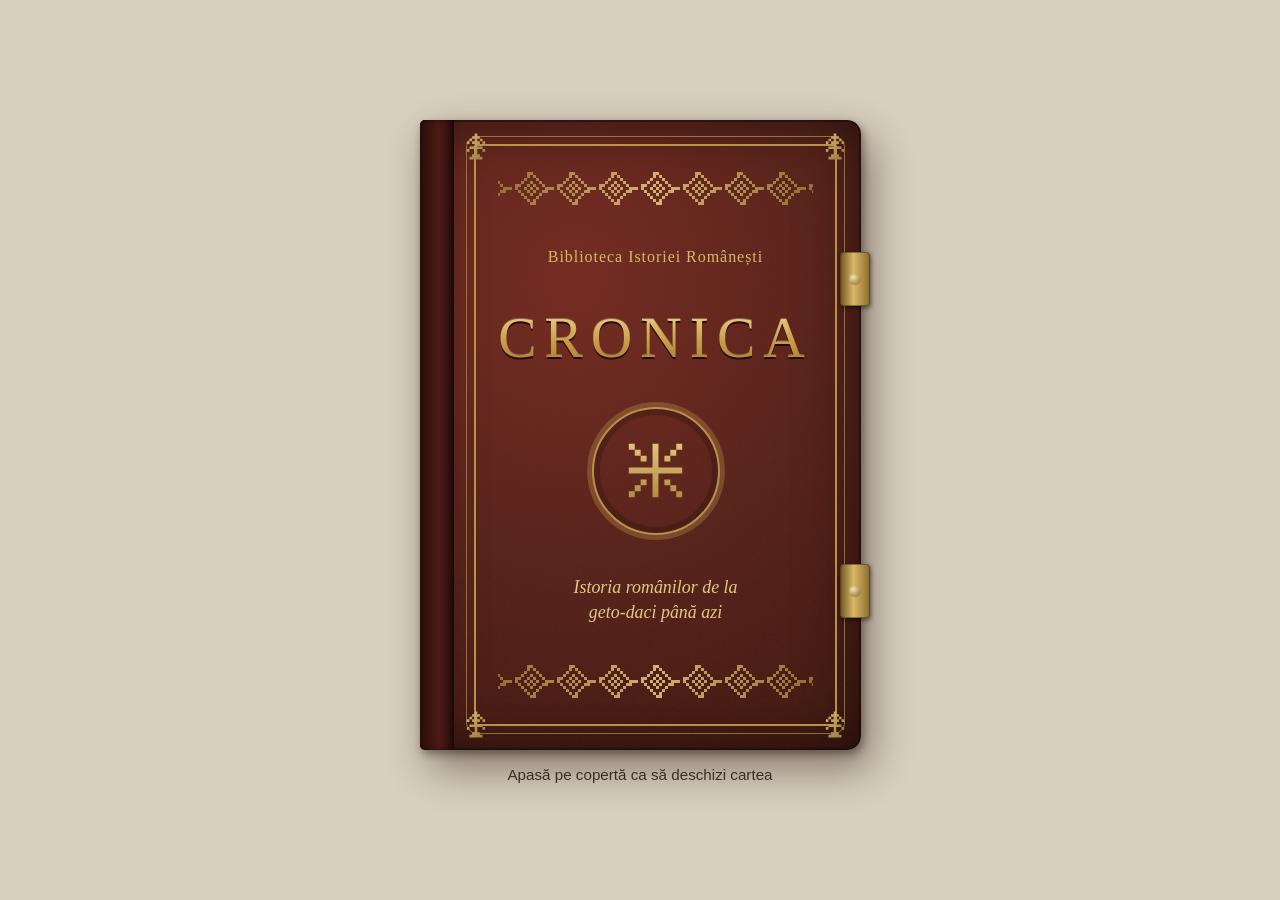
<file: site/index.html>
<!doctype html>
<html lang="ro">
<head>
<meta charset="utf-8">
<meta name="viewport" content="width=device-width, initial-scale=1, viewport-fit=cover">
<meta http-equiv="Content-Security-Policy" content="default-src 'self'; script-src 'self'; style-src 'self' 'unsafe-inline' https://fonts.googleapis.com; font-src https://fonts.gstatic.com; img-src 'self' https: data: blob:; connect-src 'self' https://api.github.com; frame-src https://www.youtube-nocookie.com; object-src 'none'; base-uri 'self'; form-action 'none'">
<meta name="referrer" content="strict-origin-when-cross-origin">
<title>Cronica · Istoria românilor</title>
<meta name="description" content="Istoria românilor de la geto-daci până azi, ca o carte: lecții scrise, cu harta fiecărei epoci.">
<meta property="og:title" content="Cronica · Biblioteca Istoriei Românești">
<meta property="og:description" content="Istoria românilor de la geto-daci până azi, ca o carte: lecții scrise, cu harta fiecărei epoci.">
<link rel="icon" href="assets/favicon.svg" type="image/svg+xml">
<link rel="preconnect" href="https://fonts.googleapis.com">
<link rel="preconnect" href="https://fonts.gstatic.com" crossorigin>
<link rel="stylesheet" href="https://fonts.googleapis.com/css2?family=Marcellus&family=Alegreya:ital,wght@0,400;0,500;1,400&family=Alegreya+Sans:ital,wght@0,400;0,500;0,700;1,400&family=Alegreya+Sans+SC:wght@500;700&display=swap">
<link rel="stylesheet" href="assets/baza.css">
<link rel="stylesheet" href="assets/cronica.css">
<script src="assets/tema.js"></script>
</head>
<body class="cr">

<h1 class="sr-only">Cronica. Istoria românilor de la geto-daci până azi</h1>
<main class="masa" id="app" tabindex="-1">
  <p class="cr-loading">Se deschide cartea…</p>
</main>

<div class="cr-toast" id="toast" role="status" aria-live="polite" hidden></div>
<div class="lupa" id="lupa" hidden></div>
<div class="overlay" id="modal" hidden><div class="dlg cr-dlg" role="dialog" aria-modal="true" aria-labelledby="modal-h" id="modal-box"></div></div>

<script src="assets/harta.js"></script>
<script src="assets/cronica.js"></script>
</body>
</html>
</file>
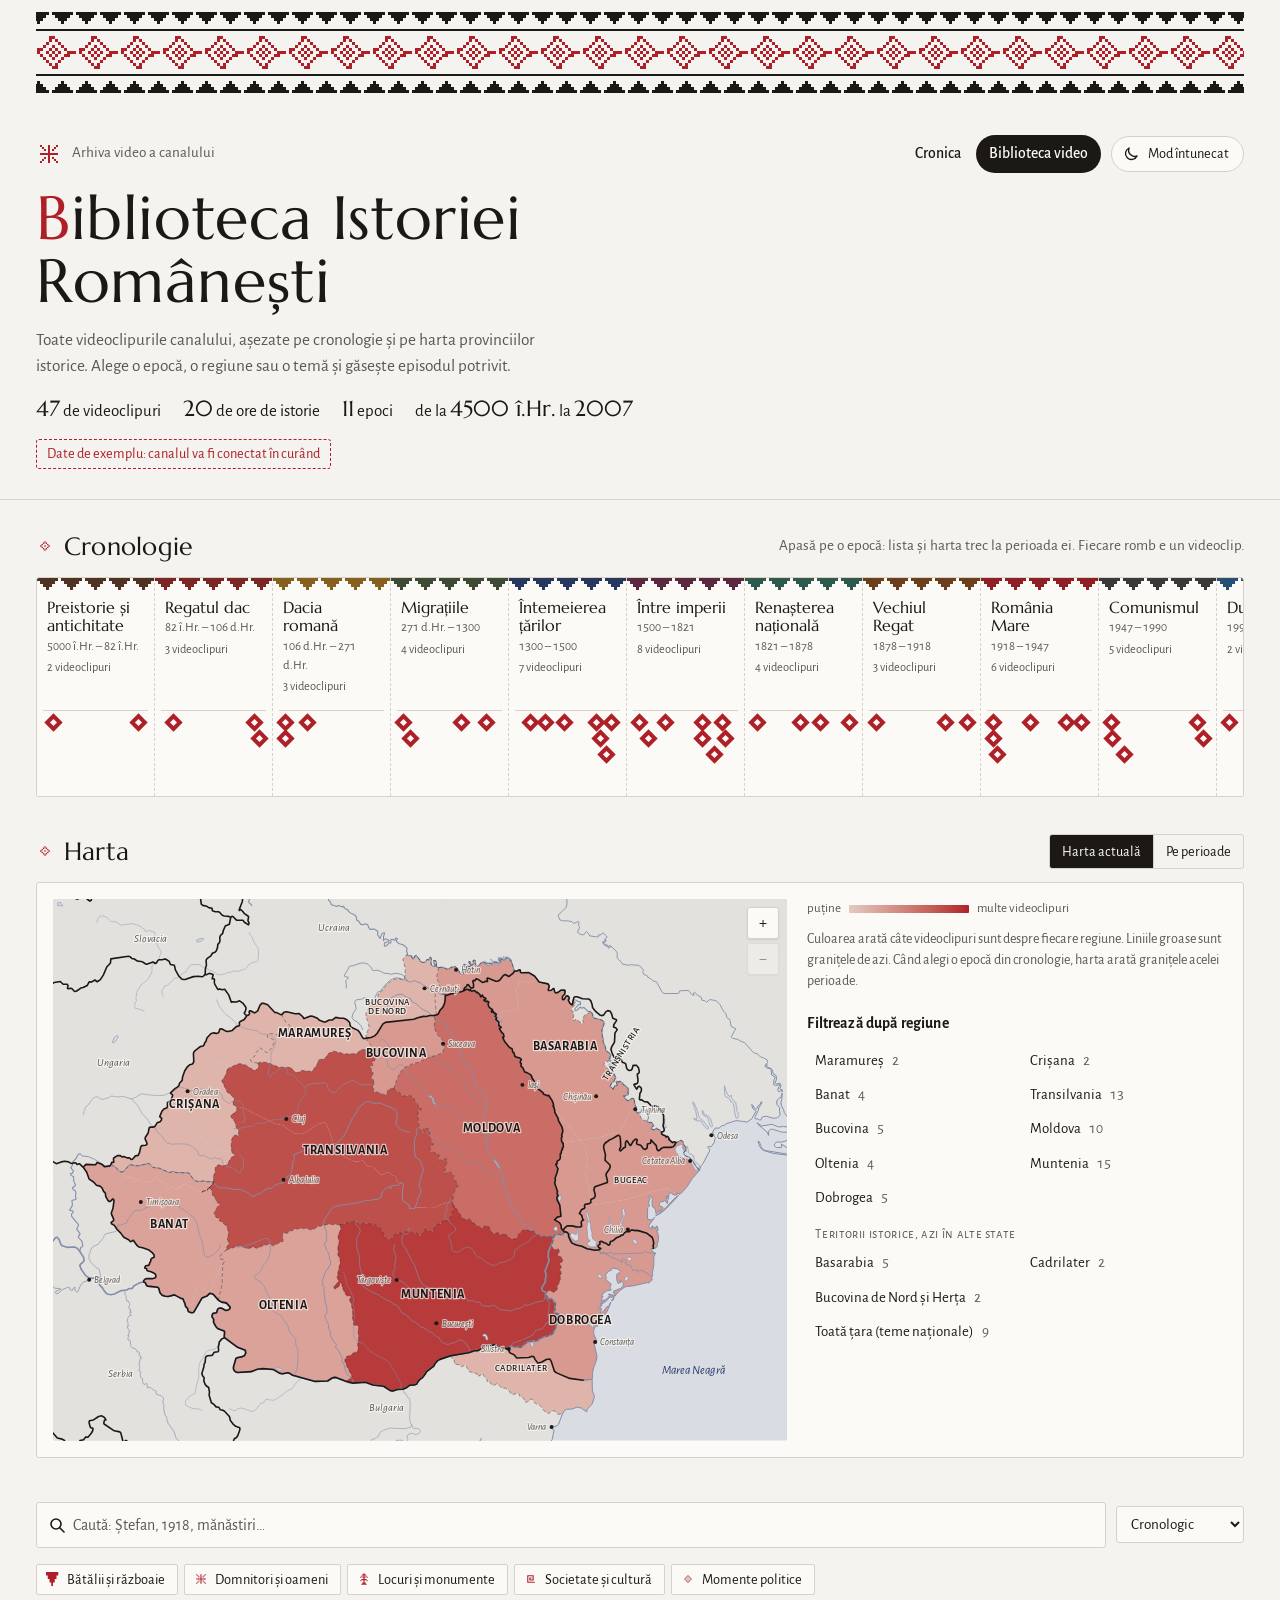
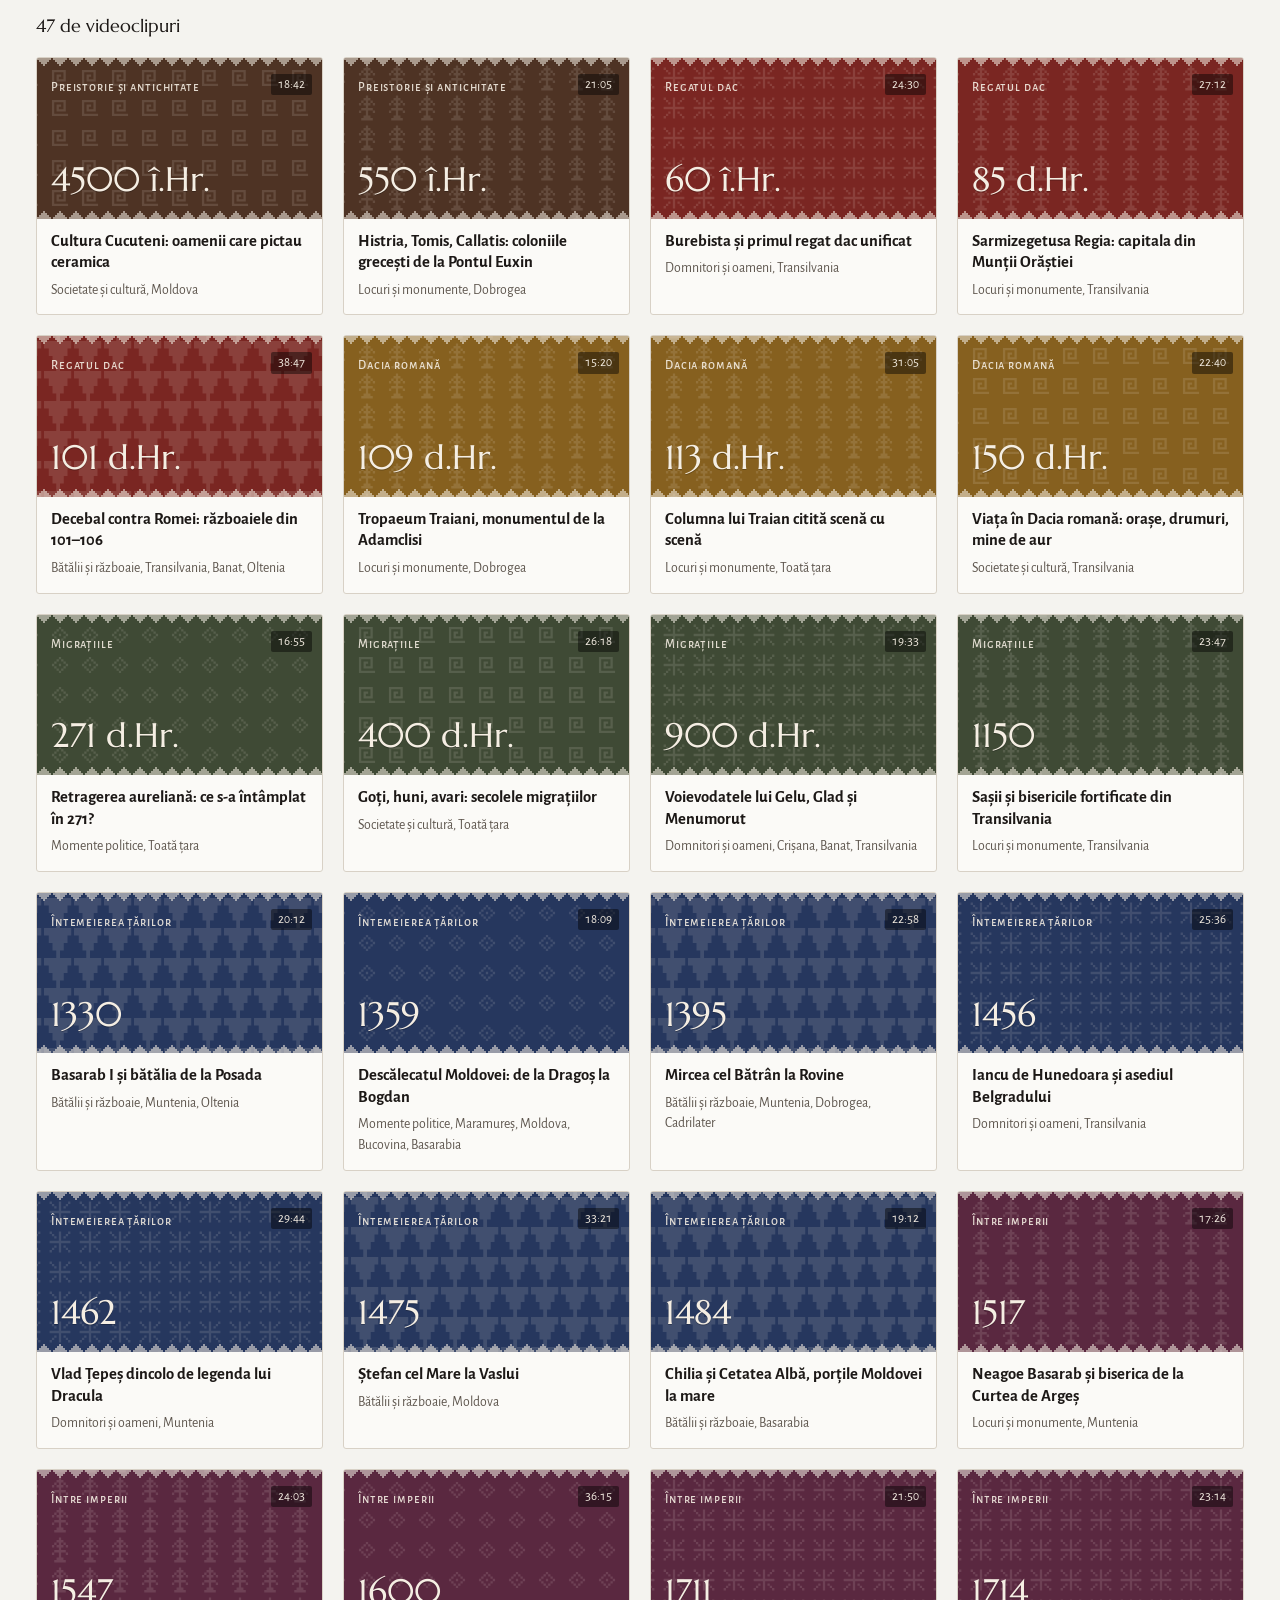
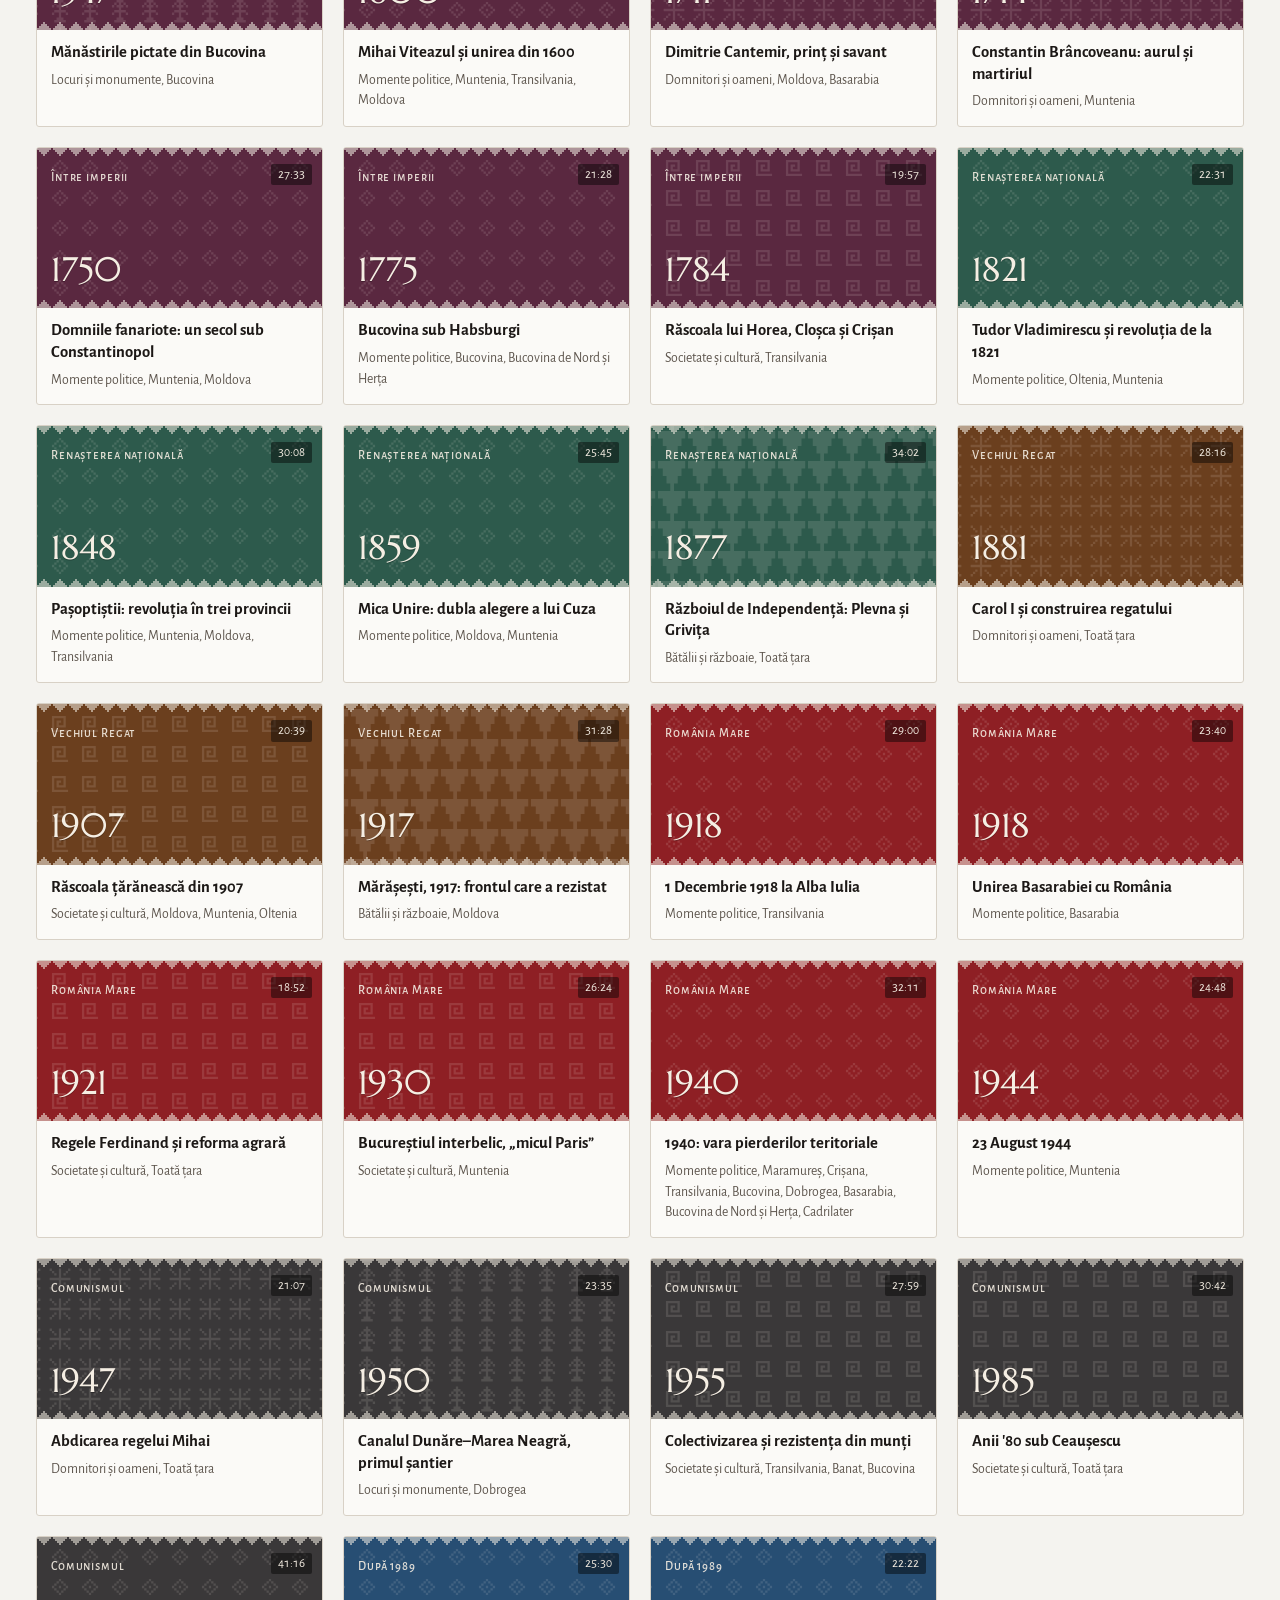
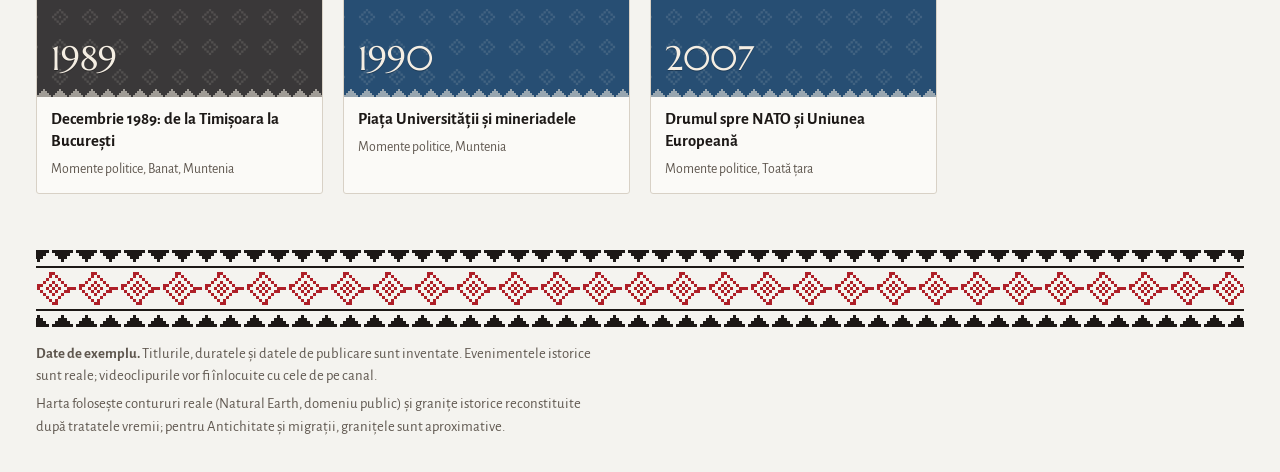
<file: site/biblioteca.html>
<!doctype html>
<html lang="ro">
<head>
<meta charset="utf-8">
<meta name="viewport" content="width=device-width, initial-scale=1, viewport-fit=cover">
<meta property="og:title" content="Biblioteca Istoriei Românești">
<meta property="og:description" content="Istoria României pe cronologie și pe hartă, în videoclipuri.">
<title>Biblioteca video · Biblioteca Istoriei Românești</title>
<meta name="description" content="Arhiva video a canalului: istoria României pe cronologie și pe hartă.">
<link rel="icon" href="assets/favicon.svg" type="image/svg+xml">
<link rel="preconnect" href="https://fonts.googleapis.com">
<link rel="preconnect" href="https://fonts.gstatic.com" crossorigin>
<link rel="stylesheet" href="https://fonts.googleapis.com/css2?family=Marcellus&family=Alegreya:ital,wght@0,400;0,500;1,400&family=Alegreya+Sans:ital,wght@0,400;0,500;0,700;1,400&family=Alegreya+Sans+SC:wght@500;700&display=swap">
<link rel="stylesheet" href="assets/baza.css">
<style>
/* pagina bibliotecii: cronologie, raft cu videoclipuri, fișa videoclipului */
/* cronologie */
.timeline{position:relative;padding-block:28px 28px}
.tl-scroll{overflow-x:auto;border:1px solid var(--line);border-radius:3px;background:var(--card);scrollbar-width:thin}
.tl-track{display:grid;grid-template-columns:repeat(11,minmax(118px,1fr));min-width:1298px}
.era{border-right:1px dashed var(--line);display:grid;grid-template-rows:auto 92px}
.era:last-child{border-right:0}
.era-head{all:unset;cursor:pointer;display:grid;gap:2px;padding:20px 10px 8px;min-height:92px;align-content:start;position:relative}
.era-head::before{content:"";position:absolute;left:0;right:0;top:0;height:12px;background:var(--p);-webkit-mask:var(--m-teeth) repeat-x left top/24px 12px;mask:var(--m-teeth) repeat-x left top/24px 12px}
.era-head:hover{background:var(--linen)}
.era-head:focus-visible{outline:2px solid var(--rosu);outline-offset:-2px}
.era-head[aria-pressed="true"]{background:color-mix(in oklab,var(--rosu) 12%,var(--card))}
.era-name{font-family:var(--f-display);font-size:1rem;line-height:1.15}
.era-range{font-size:.8rem;color:var(--ink-2);font-variant-numeric:tabular-nums}
.era-count{font-size:.78rem;color:var(--ink-2)}
.era.off .era-head{opacity:.45}
.lanes{position:relative;margin:0 6px;background:linear-gradient(var(--line),var(--line)) 0 6px/100% 1px no-repeat}
.dot{position:absolute;width:13px;height:13px;margin-left:-6.5px;border:0;padding:0;cursor:pointer;background:var(--rosu);transform:rotate(45deg);transition:transform .15s,opacity .15s;outline-offset:3px}
.dot::after{content:"";position:absolute;inset:4px;background:var(--card)}
.dot:hover,.dot:focus-visible{transform:rotate(45deg) scale(1.45);z-index:2}
.dot.dim{opacity:.18}
.tip{position:absolute;z-index:5;pointer-events:none;background:var(--ink);color:var(--linen);padding:6px 10px;border-radius:3px;font-size:.88rem;max-width:260px;line-height:1.3;transform:translate(-50%,calc(-100% - 12px))}
.tip small{display:block;opacity:.75;font-variant-numeric:tabular-nums}

/* biblioteca: hartă + raft */
.lib{display:grid;gap:28px;padding-block:8px 48px}

.reg-list{display:grid;grid-template-columns:1fr 1fr;gap:4px 10px;margin:0;padding:0;list-style:none}
.reg-btn{all:unset;cursor:pointer;display:flex;justify-content:space-between;gap:8px;padding:4px 8px;border-radius:3px;font-size:.93rem}
.reg-btn:hover{background:var(--linen)}
.reg-btn:focus-visible{outline:2px solid var(--rosu)}
.reg-btn[aria-pressed="true"]{background:var(--rosu);color:var(--card)}
.reg-btn span:last-child{font-variant-numeric:tabular-nums;opacity:.7}
.reg-list li.wide{grid-column:1/-1}
.legend{display:flex;align-items:center;gap:8px;font-size:.82rem;color:var(--ink-2)}
.legend i{flex:1;height:8px;border-radius:1px;background:linear-gradient(90deg,color-mix(in oklab,var(--rosu) 14%,var(--linen-2)),var(--rosu));max-width:120px}

.shelf{display:grid;gap:16px;min-width:0}
.tools{display:flex;flex-wrap:wrap;gap:10px;align-items:center}
.status{display:flex;flex-wrap:wrap;gap:8px;align-items:center;min-height:30px}
.count{font-family:var(--f-display);font-size:1.15rem;margin-right:6px}
.active{display:inline-flex;align-items:center;gap:6px;font-size:.88rem;background:var(--linen-2);border-radius:2px;padding:3px 4px 3px 10px}
.active button{all:unset;cursor:pointer;width:20px;height:20px;display:grid;place-items:center;border-radius:2px}
.active button:hover,.active button:focus-visible{background:var(--line)}

.grid{display:grid;grid-template-columns:repeat(auto-fill,minmax(232px,1fr));gap:20px}
.card{all:unset;cursor:pointer;display:grid;grid-template-rows:auto 1fr;background:var(--card);border:1px solid var(--line);border-radius:3px;overflow:hidden;transition:transform .15s,border-color .15s}
.card:hover{transform:translateY(-2px);border-color:var(--rosu)}
.card:focus-visible{outline:2px solid var(--rosu);outline-offset:2px}
/* miniatura ca o bucată de scoarță: fond vopsit, motivul temei țesut, colți de lup la margini */
.thumb{position:relative;aspect-ratio:16/9;max-width:100%;background:var(--p);color:var(--on-pig);overflow:hidden;display:grid;align-content:space-between;padding:20px 14px 22px}
.thumb::before{content:"";position:absolute;inset:0;background:var(--on-pig);opacity:.13;-webkit-mask:var(--m) repeat center/30px 30px;mask:var(--m) repeat center/30px 30px}
.thumb::after{content:"";position:absolute;inset:0;background:var(--on-pig);opacity:.55;
  -webkit-mask:var(--m-teeth) repeat-x left top/16px 8px,var(--m-teethup) repeat-x left bottom/16px 8px;
  mask:var(--m-teeth) repeat-x left top/16px 8px,var(--m-teethup) repeat-x left bottom/16px 8px}
.th-era{position:relative;font-family:var(--f-label);font-weight:500;font-size:.78rem;letter-spacing:.07em;opacity:.9}
.th-year{position:relative;font-family:var(--f-display);font-size:2.1rem;line-height:1;font-variant-numeric:tabular-nums;text-shadow:0 1px 0 rgba(0,0,0,.25)}
.th-dur{position:absolute;right:10px;top:16px;font-size:.8rem;background:rgba(0,0,0,.45);padding:1px 7px;border-radius:2px;font-variant-numeric:tabular-nums}
.card-body{padding:12px 14px 14px;display:grid;gap:6px;align-content:start}
.card-title{font-weight:700;font-size:1.04rem;line-height:1.3}
.card-meta{font-size:.86rem;color:var(--ink-2)}
.dlg .thumb{aspect-ratio:16/7;padding:24px 22px 28px}
.dlg .th-year{font-size:3rem}
.facts{display:grid;grid-template-columns:auto 1fr;gap:4px 16px;margin:0;font-size:.95rem}
.facts dt{color:var(--ink-2)}
.facts dd{margin:0;font-variant-numeric:tabular-nums}
.nav button small{display:block;color:var(--ink-2);font-size:.8rem}
.snap-when{color:var(--rosu)}
.dlg-lectii ul{margin:4px 0 0;padding-left:1.1em}
.dlg-lectii a{color:var(--voronet)}
.dlg-lectii .label{margin:0}
.reg-sub{font-family:var(--f-label);font-size:.8rem;letter-spacing:.05em;color:var(--ink-2);padding:8px 8px 0}
</style>
<script src="assets/tema.js"></script>
</head>
<body>

<div class="brau wrap" aria-hidden="true"><div class="mo mo-teeth"></div><div class="brau-line"></div><div class="mo mo-romb"></div><div class="brau-line"></div><div class="mo mo-teethup"></div></div>

<header>
  <div class="wrap">
    <div class="topline"><span class="eyebrow"><span class="rozeta" aria-hidden="true"></span><span class="label">Arhiva video a canalului</span></span><div class="top-right"><nav class="site-nav" aria-label="Secțiunile site-ului"><a href="./">Cronica</a><a href="biblioteca.html" aria-current="page">Biblioteca video</a></nav><button class="theme-btn" id="theme-btn" type="button">Mod întunecat</button></div></div>
    <h1 class="rubric">Biblioteca Istoriei Românești</h1>
    <p class="lede">Toate videoclipurile canalului, așezate pe cronologie și pe harta provinciilor istorice. Alege o epocă, o regiune sau o temă și găsește episodul potrivit.</p>
    <div class="meta" id="stats"></div>
    <span class="sample" id="sample-badge" hidden>Date de exemplu: canalul va fi conectat în curând</span>
  </div>
</header>

<section class="timeline wrap" aria-labelledby="tl-h">
  <div class="sec-head">
    <h2 id="tl-h">Cronologie</h2>
    <span class="label">Apasă pe o epocă: lista și harta trec la perioada ei. Fiecare romb e un videoclip.</span>
  </div>
  <div class="tl-scroll" id="tl-scroll"><div class="tl-track" id="tl-track"></div></div>
  <div class="tip" id="tip" hidden></div>
</section>

<section class="wrap atlas" aria-labelledby="map-h">
  <div class="sec-head">
    <h2 id="map-h">Harta</h2>
    <div class="seg" role="group" aria-label="Tipul hărții"><button type="button" id="mode-now" aria-pressed="true">Harta actuală</button><button type="button" id="mode-period" aria-pressed="false">Pe perioade</button></div>
  </div>
  <div class="atlas-grid">
    <div class="atlas-map" id="map-host"></div>
    <div class="atlas-side">
      <div class="side-block" id="now-side">
        <div class="legend"><span>puține</span><i></i><span>multe videoclipuri</span></div>
        <p class="period-note">Culoarea arată câte videoclipuri sunt despre fiecare regiune. Liniile groase sunt granițele de azi. Când alegi o epocă din cronologie, harta arată granițele acelei perioade.</p>
      </div>
      <div class="period side-block" id="period" hidden>
        <div class="period-nav">
          <button class="step" type="button" id="per-prev" aria-label="Momentul anterior">‹</button>
          <select id="per-select" aria-label="Momentul istoric afișat pe hartă"></select>
          <button class="step" type="button" id="per-next" aria-label="Momentul următor">›</button>
        </div>
        <p class="snap" id="per-snap"></p>
        <p class="period-note" id="per-note"></p>
        <ul class="pol-legend" id="pol-legend"></ul>
        <p class="period-note">Liniile groase sunt granițe de stat, cele punctate limite de provincii istorice. Alege o epocă din cronologie și harta trece singură la perioada ei. Poți mări harta cu + sau cu dublu clic.</p>
      </div>
      <div class="side-block">
        <h3 class="side-h">Filtrează după regiune</h3>
        <ul class="reg-list" id="reg-list"></ul>
      </div>
    </div>
  </div>
</section>

<div class="wrap lib">

  <main class="shelf" aria-label="Videoclipuri">
    <div class="tools">
      <label class="search" for="q">
        <svg width="16" height="16" viewBox="0 0 16 16" aria-hidden="true"><circle cx="7" cy="7" r="5" fill="none" stroke="currentColor" stroke-width="1.6"/><path d="M11 11l4 4" stroke="currentColor" stroke-width="1.6" stroke-linecap="round"/></svg>
        <input id="q" type="search" placeholder="Caută: Ștefan, 1918, mănăstiri…" autocomplete="off">
      </label>
      <select id="sort" aria-label="Ordonează">
        <option value="chrono">Cronologic</option>
        <option value="new">Cele mai noi</option>
        <option value="long">Cele mai lungi</option>
      </select>
    </div>
    <div class="cats" id="cats" role="group" aria-label="Teme"></div>
    <div class="status" id="status" aria-live="polite"></div>
    <div class="grid" id="grid"></div>
  </main>
</div>

<footer>
  <div class="brau small wrap" aria-hidden="true"><div class="mo mo-teeth"></div><div class="brau-line"></div><div class="mo mo-romb"></div><div class="brau-line"></div><div class="mo mo-teethup"></div></div>
  <div class="wrap">
    <p id="sample-note" hidden><strong>Date de exemplu.</strong> Titlurile, duratele și datele de publicare sunt inventate. Evenimentele istorice sunt reale; videoclipurile vor fi înlocuite cu cele de pe canal.</p>
    <p>Harta folosește contururi reale (Natural Earth, domeniu public) și granițe istorice reconstituite după tratatele vremii; pentru Antichitate și migrații, granițele sunt aproximative.</p>
  </div>
</footer>

<div class="overlay" id="ov" hidden>
  <div class="dlg" role="dialog" aria-modal="true" aria-labelledby="d-title" id="dlg" style="position:relative"></div>
</div>


<script src="assets/harta.js"></script>
<script>
(async function(){
const grid0 = document.getElementById('grid');
grid0.innerHTML = '<div class="empty">Se încarcă biblioteca…</div>';
const H = window.HartaIstorica;
const geoP = H.incarca('assets/harta-geo.json').catch(() => null);
let raw;
try {
  const r = await fetch('data/videos.json', {cache:'no-cache'});
  if (!r.ok) throw new Error('HTTP ' + r.status);
  raw = await r.json();
} catch (e) {
  grid0.innerHTML = '<div class="empty">Nu am putut încărca lista de videoclipuri. Reîncarcă pagina peste câteva momente.</div>';
  return;
}
const geo = await geoP;
const VIDEOS = (Array.isArray(raw) ? raw : (raw.videos || [])).filter(v => v && v.title);
VIDEOS.forEach(v => { v.id = String(v.id); v.regions = Array.isArray(v.regions) ? v.regions : []; if (typeof v.year !== 'number') v.year = null; });
const IS_SAMPLE = !Array.isArray(raw) && !!raw.sample;
document.getElementById('sample-badge').hidden = !IS_SAMPLE;
document.getElementById('sample-note').hidden = !IS_SAMPLE;

const ERAS = H.EPOCI;

const REGIONS = H.REGIUNI.map(r => ({id: r.id, name: r.n, ist: !!r.ist}));
const CATS = ['Bătălii și războaie','Domnitori și oameni','Locuri și monumente','Societate și cultură','Momente politice'];
const CAT_MOTIF = {'Bătălii și războaie':'--m-teeth','Domnitori și oameni':'--m-stea','Locuri și monumente':'--m-pom','Societate și cultură':'--m-carlig','Momente politice':'--m-rombmic'};

const regName = id => (REGIONS.find(r=>r.id===id)||{}).name || id;
const UNDATED = {id:'fara-data', name:'Fără dată', p:'--e10'};
const eraOf = y => y==null ? UNDATED : (ERAS.find(e => y>=e.start && y<e.end) || ERAS[ERAS.length-1]);
const fmtYear = y => y==null ? '—' : y<0 ? `${-y} î.Hr.` : (y<1000 ? `${y} d.Hr.` : String(y));
const secs = d => { const p=d.split(':').map(Number); return p.length===3 ? p[0]*3600+p[1]*60+p[2] : p[0]*60+p[1]; };
const norm = s => String(s).toLowerCase().normalize('NFD').replace(/[̀-ͯ]/g,'');
const esc = s => String(s).replace(/[&<>"']/g, c=>({'&':'&amp;','<':'&lt;','>':'&gt;','"':'&quot;',"'":'&#39;'}[c]));
const MONTHS=['ian.','feb.','mar.','apr.','mai','iun.','iul.','aug.','sept.','oct.','nov.','dec.'];
const fmtDate = s => { const [y,m,d]=s.split('-').map(Number); return `${d} ${MONTHS[m-1]} ${y}`; };
const plural = n => n===1 ? '1 videoclip' : (n%100>=20 || n===0 ? `${n} de videoclipuri` : `${n} videoclipuri`);
const catText = v => v.category || 'Fără temă';
const regionsText = v => v.regions.length ? v.regions.map(regName).join(', ') : 'Toată țara';

VIDEOS.forEach(v => { v.era = eraOf(v.year); v.secs = secs(v.duration); v.hay = norm([v.title,v.description||'',catText(v),v.era.name,regionsText(v),fmtYear(v.year)].join(' ')); });
const byYear = (a,b)=>(a.year??1e9)-(b.year??1e9) || a.title.localeCompare(b.title,'ro');
const chrono = [...VIDEOS].sort(byYear);

const state = {era:null, region:null, cat:null, q:'', sort:'chrono'};

function matches(v, skip){
  if (skip!=='era' && state.era && v.era.id!==state.era) return false;
  if (skip!=='region' && state.region){
    if (state.region==='national' ? v.regions.length : !v.regions.includes(state.region)) return false;
  }
  if (skip!=='cat' && state.cat && v.category!==state.cat) return false;
  if (state.q){ const words = norm(state.q).split(/\s+/).filter(Boolean); if (!words.every(w=>v.hay.includes(w))) return false; }
  return true;
}

/* ---------- stats ---------- */
(function stats(){
  const total = VIDEOS.reduce((s,v)=>s+v.secs,0);
  const h = Math.round(total/3600);
  const dated = chrono.filter(v=>v.year!=null);
  if (!VIDEOS.length){ document.getElementById('stats').innerHTML = '<span>Primele videoclipuri apar în curând.</span>'; return; }
  document.getElementById('stats').innerHTML =
    `<span><b>${VIDEOS.length}</b> ${VIDEOS.length%100>=20?'de ':''}videoclipuri</span><span><b>${h}</b> ${h%100>=20?'de ':''}ore de istorie</span><span><b>${ERAS.length}</b> epoci</span><span>${dated.length ? `de la <b>${esc(fmtYear(dated[0].year))}</b> la <b>${esc(fmtYear(dated[dated.length-1].year))}</b>` : ''}</span>`;
})();

/* ---------- timeline ---------- */
const track = document.getElementById('tl-track');
const tip = document.getElementById('tip');
const tlSec = document.querySelector('.timeline');
const eraEls = {}; const dotEls = [];
ERAS.forEach(e => {
  const col = document.createElement('div'); col.className='era'; col.style.setProperty('--p', `var(${e.p})`);
  const endLabel = e.end>2026 ? 'azi' : fmtYear(e.end);
  col.innerHTML = `<button class="era-head" type="button" aria-pressed="false" data-era="${e.id}"><span class="era-name">${esc(e.name)}</span><span class="era-range">${esc(fmtYear(e.start))} – ${esc(endLabel)}</span><span class="era-count"></span></button><div class="lanes"></div>`;
  const lanes = col.querySelector('.lanes');
  const list = chrono.filter(v=>v.era===e);
  const laneEnds = [];
  list.forEach(v => {
    let pos = (v.year - e.start)/(e.end - e.start); pos = Math.min(.94, Math.max(.06, pos));
    let lane = laneEnds.findIndex(x => pos - x >= .13); if (lane<0){ lane = laneEnds.length; } if (lane>4) lane = 4;
    laneEnds[lane] = pos;
    const d = document.createElement('button'); d.type='button'; d.className='dot';
    d.style.left = (pos*100)+'%'; d.style.top = (12 + lane*16)+'px';
    d.setAttribute('aria-label', `${fmtYear(v.year)}: ${v.title}`); d.dataset.id = v.id;
    d.addEventListener('click', ()=>openVideo(v.id));
    d.addEventListener('pointerenter', ()=>showTip(d,v)); d.addEventListener('focus', ()=>showTip(d,v));
    d.addEventListener('pointerleave', hideTip); d.addEventListener('blur', hideTip);
    lanes.appendChild(d); dotEls.push({el:d, v});
  });
  col.querySelector('.era-head').addEventListener('click', ()=>selectEra(e.id));
  track.appendChild(col); eraEls[e.id] = col;
});
function showTip(d,v){
  const r = d.getBoundingClientRect(), s = tlSec.getBoundingClientRect();
  tip.innerHTML = `<small>${esc(fmtYear(v.year))}, ${esc(v.duration)}</small>${esc(v.title)}`;
  tip.hidden = false;
  const w = tip.offsetWidth; let x = r.left + r.width/2 - s.left;
  x = Math.max(w/2 + 4, Math.min(s.width - w/2 - 4, x));
  tip.style.left = x+'px'; tip.style.top = (r.top - s.top)+'px';
}
function hideTip(){ tip.hidden = true; }
document.getElementById('tl-scroll').addEventListener('scroll', hideTip, {passive:true});

/* ---------- harta ---------- */
/* Geometria și momentele istorice sunt în assets/harta.js și assets/harta-geo.json. */
const SNAPS = H.SNAPS;
SNAPS.forEach(s => { s.era = eraOf(s.an).id; });
const mapHost = document.getElementById('map-host');
const map = geo ? H.creeaza(mapHost, geo, {
  interactiv: true, formatNumar: plural,
  eticheta: 'Harta provinciilor istorice ale României și a teritoriilor vecine',
  laRegiune: id => { state.region = state.region===id ? null : id; render(); }
}) : null;
if (!geo) mapHost.innerHTML = '<div class="empty">Harta nu s-a putut încărca. Reîncarcă pagina.</div>';

/* lista de regiuni pentru filtrare */
const regList = document.getElementById('reg-list');
const regBtns = {};
const addRegBtn = (id, name, wide) => {
  const li = document.createElement('li'); if (wide) li.className = 'wide';
  const b = document.createElement('button'); b.type='button'; b.className='reg-btn'; b.setAttribute('aria-pressed','false');
  b.innerHTML = `<span>${esc(name)}</span><span></span>`;
  b.addEventListener('click', () => { state.region = state.region===id ? null : id; render(); });
  li.appendChild(b); regList.appendChild(li); regBtns[id] = b;
};
REGIONS.filter(r => !r.ist).forEach(r => addRegBtn(r.id, r.name));
{ const li = document.createElement('li'); li.className = 'wide reg-sub'; li.textContent = 'Teritorii istorice, azi în alte state'; regList.appendChild(li); }
REGIONS.filter(r => r.ist).forEach(r => addRegBtn(r.id, r.name, r.id==='bucovina-nord'));
addRegBtn('national', 'Toată țara (teme naționale)', true);

/* modul hărții și momentul istoric; epoca aleasă în cronologie mută harta la perioada ei */
let mapMode = 'now', snapIdx = H.AZI;
const perSel = document.getElementById('per-select');
ERAS.forEach(e => {
  const og = document.createElement('optgroup'); og.label = e.name;
  SNAPS.forEach((s, i) => { if (s.era === e.id) { const o = document.createElement('option'); o.value = i; o.textContent = `${s.cand}: ${s.titlu}`; og.appendChild(o); } });
  if (og.children.length) perSel.appendChild(og);
});
function setSnap(i){ snapIdx = i; state.era = SNAPS[i].era; render(); }
function syncSnapToEra(){ if (state.era && SNAPS[snapIdx].era !== state.era){ const i = SNAPS.findIndex(s => s.era === state.era); if (i >= 0) snapIdx = i; } }
function selectEra(id){
  state.era = state.era===id ? null : id;
  if (state.era) { mapMode = 'period'; syncSnapToEra(); }
  render();
}
perSel.addEventListener('change', () => setSnap(+perSel.value));
document.getElementById('per-prev').addEventListener('click', () => { if (snapIdx > 0) setSnap(snapIdx - 1); });
document.getElementById('per-next').addEventListener('click', () => { if (snapIdx < SNAPS.length - 1) setSnap(snapIdx + 1); });
function setMode(m){ mapMode = m; if (m === 'period') syncSnapToEra(); render(); }
document.getElementById('mode-now').addEventListener('click', () => setMode('now'));
document.getElementById('mode-period').addEventListener('click', () => setMode('period'));

function renderMap(){
  if (mapMode === 'period') syncSnapToEra();
  const period = mapMode === 'period';
  const snap = SNAPS[snapIdx];
  const counts = {}; let max = 1;
  REGIONS.forEach(r => { counts[r.id] = VIDEOS.filter(v => matches(v,'region') && v.regions.includes(r.id)).length; max = Math.max(max, counts[r.id]); });
  counts.national = VIDEOS.filter(v => matches(v,'region') && !v.regions.length).length;
  if (map) map.randeaza({mod: period ? 'perioada' : 'acum', snap: snapIdx, numar: counts, max, selectat: state.region});
  Object.entries(regBtns).forEach(([id, b]) => { b.lastChild.textContent = counts[id]; b.setAttribute('aria-pressed', state.region===id); });
  document.getElementById('mode-now').setAttribute('aria-pressed', !period);
  document.getElementById('mode-period').setAttribute('aria-pressed', period);
  document.getElementById('period').hidden = !period;
  document.getElementById('now-side').hidden = period;
  if (!period) return;
  perSel.value = snapIdx;
  document.getElementById('per-prev').disabled = snapIdx <= 0;
  document.getElementById('per-next').disabled = snapIdx >= SNAPS.length - 1;
  document.getElementById('per-snap').innerHTML = `<span class="snap-when">${esc(snap.cand)}</span> ${esc(snap.titlu)}` + (snap.zona ? '<span class="approx">granițe aproximative</span>' : '');
  document.getElementById('per-note').textContent = snap.nota;
  document.getElementById('pol-legend').innerHTML = H.legenda(snapIdx).map(l =>
    `<li><i style="background:${H.culoare(l.pol)}"></i><span>${esc(l.nume)}</span><small>${esc(l.membri.join(', '))}</small></li>`).join('');
}

/* ---------- categories & controls ---------- */
const catsEl = document.getElementById('cats');
const catBtns = {};
CATS.forEach(c=>{
  const b = document.createElement('button'); b.type='button'; b.className='chip'; b.textContent=c; b.style.setProperty('--m', `var(${CAT_MOTIF[c]})`); b.setAttribute('aria-pressed','false');
  b.addEventListener('click', ()=>{ state.cat = state.cat===c ? null : c; render(); });
  catsEl.appendChild(b); catBtns[c]=b;
});
const qEl = document.getElementById('q');
qEl.addEventListener('input', ()=>{ state.q = qEl.value.trim(); render(); });
const sortEl = document.getElementById('sort');
sortEl.addEventListener('change', ()=>{ state.sort = sortEl.value; render(); });

/* ---------- render ---------- */
const grid = document.getElementById('grid');
const statusEl = document.getElementById('status');
let shown = [];

function thumbHTML(v){
  const img = v.thumbnail ? `<img class="th-img" src="${esc(v.thumbnail)}" alt="" loading="lazy" referrerpolicy="no-referrer">` : '';
  return `<div class="thumb${img?' has-img':''}" style="--p:var(${v.era.p});--m:var(${CAT_MOTIF[v.category]||'--m-rombmic'})">${img}<span class="th-era">${esc(v.era.name)}</span><span class="th-year">${esc(fmtYear(v.year))}</span><span class="th-dur">${esc(v.duration)}</span></div>`;
}

function render(){
  // timeline
  ERAS.forEach(e=>{
    const col = eraEls[e.id]; const n = VIDEOS.filter(v=>v.era===e && matches(v,'era')).length;
    col.querySelector('.era-count').textContent = plural(n);
    col.querySelector('.era-head').setAttribute('aria-pressed', state.era===e.id);
    col.classList.toggle('off', !!state.era && state.era!==e.id);
  });
  dotEls.forEach(({el,v})=> el.classList.toggle('dim', !matches(v)));

  renderMap();

  // categories
  Object.entries(catBtns).forEach(([c,b])=> b.setAttribute('aria-pressed', state.cat===c));

  // results
  shown = VIDEOS.filter(v=>matches(v));
  if (state.sort==='chrono') shown.sort(byYear);
  else if (state.sort==='new') shown.sort((a,b)=>b.published.localeCompare(a.published));
  else shown.sort((a,b)=>b.secs-a.secs);

  grid.innerHTML = shown.length ? shown.map(v=>`
    <button class="card" type="button" data-id="${esc(v.id)}">
      ${thumbHTML(v)}
      <span class="card-body">
        <span class="card-title">${esc(v.title)}</span>
        <span class="card-meta">${esc(catText(v))}, ${esc(regionsText(v))}</span>
      </span>
    </button>`).join('') :
    `<div class="empty">Niciun videoclip nu se potrivește cu filtrele alese.<br><button class="reset" type="button" data-reset>Arată toate videoclipurile</button></div>`;

  // status chips
  const chips = [];
  if (state.era) chips.push(['era', ERAS.find(e=>e.id===state.era).name]);
  if (state.region) chips.push(['region', state.region==='national' ? 'Toată țara' : regName(state.region)]);
  if (state.cat) chips.push(['cat', state.cat]);
  if (state.q) chips.push(['q', `„${state.q}”`]);
  statusEl.innerHTML = `<span class="count">${plural(shown.length)}</span>` +
    chips.map(([k,l])=>`<span class="active">${esc(l)}<button type="button" data-clear="${k}" aria-label="Elimină filtrul ${esc(l)}">×</button></span>`).join('') +
    (chips.length>1 ? `<button class="reset" type="button" data-reset>Resetează tot</button>` : '');
}

grid.addEventListener('click', e=>{
  const c = e.target.closest('.card'); if (c) return openVideo(c.dataset.id);
  if (e.target.closest('[data-reset]')) resetAll();
});
statusEl.addEventListener('click', e=>{
  const b = e.target.closest('[data-clear]');
  if (b){ const k=b.dataset.clear; if(k==='q'){ state.q=''; qEl.value=''; } else state[k]=null; render(); return; }
  if (e.target.closest('[data-reset]')) resetAll();
});
function resetAll(){ state.era=state.region=state.cat=null; state.q=''; qEl.value=''; render(); }

/* ---------- detail dialog ---------- */
const ov = document.getElementById('ov'); const dlg = document.getElementById('dlg');
let lastFocus = null, openId = null;
function openVideo(id, fromHash){
  id = String(id); const v = VIDEOS.find(x=>x.id===id); if (!v) return;
  if (!openId) lastFocus = document.activeElement;
  openId = id;
  const i = chrono.indexOf(v), prev = chrono[i-1], next = chrono[i+1];
  const link = v.url
    ? `<a class="btn primary" href="${esc(v.url)}" target="_blank" rel="noopener">Vezi pe YouTube</a>`
    : `<span class="btn primary" aria-disabled="true">Vezi pe YouTube</span><span class="label">Link-ul apare după conectarea canalului</span>`;
  dlg.innerHTML = `
    <button class="close" type="button" aria-label="Închide" data-close>×</button>
    ${thumbHTML(v)}
    <div class="dlg-body">
      <h3 id="d-title">${esc(v.title)}</h3>
      ${v.description ? `<p>${esc(v.description)}</p>` : ''}
      <dl class="facts">
        <dt>Anul</dt><dd>${esc(fmtYear(v.year))}</dd>
        <dt>Epoca</dt><dd>${esc(v.era.name)}</dd>
        <dt>Regiuni</dt><dd>${esc(regionsText(v))}</dd>
        <dt>Temă</dt><dd>${esc(catText(v))}</dd>
        <dt>Durată</dt><dd>${esc(v.duration)}</dd>
        <dt>Publicat</dt><dd>${v.published ? esc(fmtDate(v.published)) : '—'}</dd>
      </dl>
      <div class="actions">${link}</div>
      <div class="dlg-lectii" id="dlg-lectii"></div>
      <div class="nav">
        <button type="button" ${prev?`data-go="${esc(prev.id)}"`:'disabled'}>${prev?`<small>Videoclipul anterior</small>${esc(fmtYear(prev.year)+': '+prev.title)}`:''}</button>
        <button type="button" style="text-align:right" ${next?`data-go="${esc(next.id)}"`:'disabled'}>${next?`<small>Videoclipul următor</small>${esc(fmtYear(next.year)+': '+next.title)}`:''}</button>
      </div>
    </div>`;
  lectiiPentru(v).then(list => { const box = document.getElementById('dlg-lectii'); if (!box || openId !== id || !list.length) return;
    box.innerHTML = `<p class="label">Citește și în Cronică</p><ul>${list.map(l => `<li><a href="./#l-${encodeURIComponent(l.id)}">${esc(l.titlu)}</a></li>`).join('')}</ul>`; });
  ov.hidden = false; document.body.style.overflow='hidden';
  dlg.scrollTop = 0;
  dlg.querySelector('[data-close]').focus();
  if (!fromHash && location.hash !== '#v-'+id) location.hash = 'v-'+id;
}
let cuprinsP = null;
function lectiiPentru(v){
  cuprinsP = cuprinsP || fetch('cronica/cuprins.json', {cache:'no-cache'}).then(r => r.ok ? r.json() : {lectii:[]}).then(d => Array.isArray(d.lectii) ? d.lectii : []).catch(() => []);
  return cuprinsP.then(all => all.filter(l => l && l.id && l.titlu && typeof l.an === 'number' && eraOf(l.an) === v.era)
    .sort((a, b) => Math.abs(a.an - (v.year ?? a.an)) - Math.abs(b.an - (v.year ?? b.an))).slice(0, 3));
}
function closeVideo(){
  if (!openId) return;
  openId = null; ov.hidden = true; document.body.style.overflow='';
  if (location.hash) { try { history.replaceState(null,'',location.pathname+location.search); } catch(e){ location.hash=''; } }
  if (lastFocus && lastFocus.focus) lastFocus.focus();
}
ov.addEventListener('click', e=>{
  if (e.target===ov || e.target.closest('[data-close]')) return closeVideo();
  const g = e.target.closest('[data-go]'); if (g) openVideo(g.dataset.go);
});
document.addEventListener('keydown', e=>{
  if (ov.hidden) return;
  if (e.key==='Escape') closeVideo();
  if (e.key==='Tab'){
    const f = [...dlg.querySelectorAll('button:not([disabled]),a[href]')]; if(!f.length) return;
    if (e.shiftKey && document.activeElement===f[0]){ e.preventDefault(); f[f.length-1].focus(); }
    else if (!e.shiftKey && document.activeElement===f[f.length-1]){ e.preventDefault(); f[0].focus(); }
  }
});
function fromHash(){
  const m = /^#v-(.+)$/.exec(location.hash);
  if (m) openVideo(decodeURIComponent(m[1]), true); else if (openId){ openId=null; ov.hidden=true; document.body.style.overflow=''; }
}
window.addEventListener('hashchange', fromHash);

{ const q = new URLSearchParams(location.search), ep = q.get('epoca'), rg = q.get('regiune');
  if (rg && (REGIONS.some(r => r.id === rg) || rg === 'national')) state.region = rg;
  if (ep && ERAS.some(e => e.id === ep)) { selectEra(ep); document.getElementById('map-h').scrollIntoView(); } }
render();
fromHash();
})();
</script>

</body>
</html>
</file>
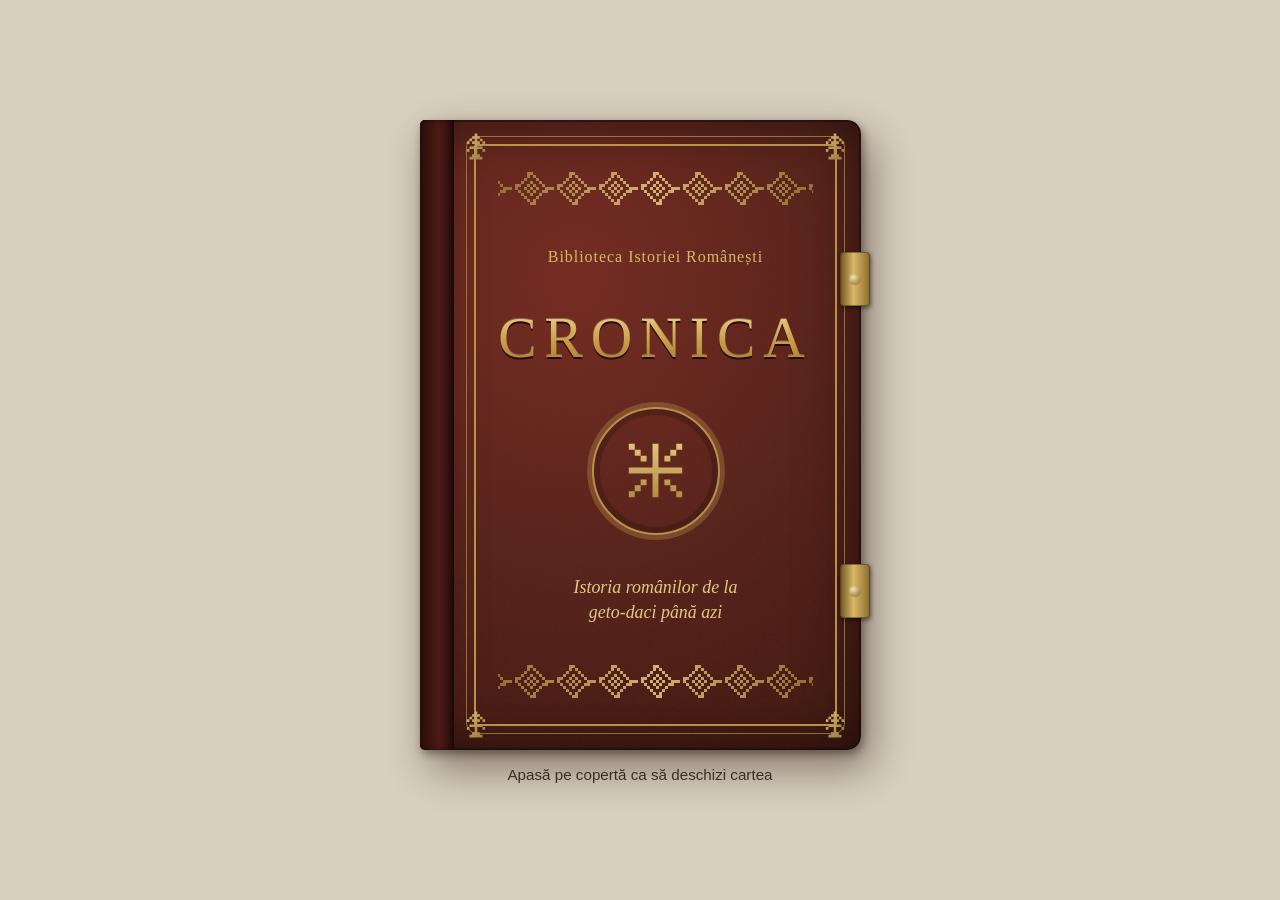
<file: site/cronica.html>
<!doctype html>
<html lang="ro"><head><meta charset="utf-8"><title>Cronica</title>
<meta http-equiv="refresh" content="0; url=./">
<script>location.replace('./' + location.hash);</script>
</head><body><p><a href="./">Cronica s-a mutat pe prima pagină a site-ului.</a></p></body></html>
</file>
<file: site/assets/baza.css>
/* Biblioteca Istoriei Românești — stiluri comune (bibliotecă și cronică).
   O pagină ca o ie: brâu cusut sus, titlu pe pânză albă, accente de roșu de ie. */
:root{
  --linen:#F4F3EF;      /* pânză de ie */
  --linen-2:#E7E3DB;
  --card:#FBFAF7;
  --ink:#1C1816;        /* negru de broderie */
  --ink-2:#5F574F;
  --line:#D8D1C6;
  --rosu:#AE1F28;       /* roșu de ie: singurul accent puternic */
  --indigo:#2B3F6B;
  --voronet:#2A5490;    /* albastru de Voroneț */
  --aur:#A9792B;        /* aur de icoană */
  --tri-a:#2B4A8B; --tri-g:#D4A52C; --tri-r:#B3252C;   /* tricolorul, în tonuri de pânză vopsită */
  --on-pig:#F5EEE3;
  --f-display:"Marcellus","Trajan Pro","Palatino Linotype",Palatino,Georgia,serif;
  --f-body:"Alegreya Sans","Segoe UI",Roboto,"Helvetica Neue",Arial,sans-serif;
  --f-label:"Alegreya Sans SC","Alegreya Sans","Segoe UI",Arial,sans-serif;
  --f-serif:"Alegreya",Georgia,"Times New Roman",serif;
  /* culori de scoarță (vopsele naturale), la fel în ambele teme */
  --e1:#4E3324; --e2:#7A2622; --e3:#86601F; --e4:#3F4A35; --e5:#26375E; --e6:#5A2840;
  --e7:#2D5A4C; --e8:#6B3F1E; --e9:#8E1F24; --e10:#3A3839; --e11:#274E73;
  --m-teeth:url("data:image/svg+xml,%3Csvg xmlns='http://www.w3.org/2000/svg' width='24' height='12'%3E%3Cpath d='M0 0h3v3h-3zM3 0h3v3h-3zM6 0h3v3h-3zM9 0h3v3h-3zM12 0h3v3h-3zM15 0h3v3h-3zM18 0h3v3h-3zM3 3h3v3h-3zM6 3h3v3h-3zM9 3h3v3h-3zM12 3h3v3h-3zM15 3h3v3h-3zM6 6h3v3h-3zM9 6h3v3h-3zM12 6h3v3h-3zM9 9h3v3h-3z'/%3E%3C/svg%3E"); /* 24x12 */
  --m-teethup:url("data:image/svg+xml,%3Csvg xmlns='http://www.w3.org/2000/svg' width='24' height='12'%3E%3Cpath d='M0 9h3v3h-3zM3 9h3v3h-3zM6 9h3v3h-3zM9 9h3v3h-3zM12 9h3v3h-3zM15 9h3v3h-3zM18 9h3v3h-3zM3 6h3v3h-3zM6 6h3v3h-3zM9 6h3v3h-3zM12 6h3v3h-3zM15 6h3v3h-3zM6 3h3v3h-3zM9 3h3v3h-3zM12 3h3v3h-3zM9 0h3v3h-3z'/%3E%3C/svg%3E"); /* 24x12 */
  --m-romb:url("data:image/svg+xml,%3Csvg xmlns='http://www.w3.org/2000/svg' width='42' height='33'%3E%3Cpath d='M0 15h3v3h-3zM6 12h3v3h-3zM6 15h3v3h-3zM9 12h3v3h-3zM9 18h3v3h-3zM12 9h3v3h-3zM12 21h3v3h-3zM15 6h3v3h-3zM15 15h3v3h-3zM15 24h3v3h-3zM18 0h3v3h-3zM18 3h3v3h-3zM18 12h3v3h-3zM18 18h3v3h-3zM18 27h3v3h-3zM21 0h3v3h-3zM21 9h3v3h-3zM21 15h3v3h-3zM21 21h3v3h-3zM21 30h3v3h-3zM24 3h3v3h-3zM24 12h3v3h-3zM24 18h3v3h-3zM24 27h3v3h-3zM24 30h3v3h-3zM27 6h3v3h-3zM27 15h3v3h-3zM27 24h3v3h-3zM30 9h3v3h-3zM30 21h3v3h-3zM33 12h3v3h-3zM33 18h3v3h-3zM36 15h3v3h-3zM36 18h3v3h-3zM39 15h3v3h-3z'/%3E%3C/svg%3E"); /* 42x33 */
  --m-stea:url("data:image/svg+xml,%3Csvg xmlns='http://www.w3.org/2000/svg' width='39' height='39'%3E%3Cpath d='M6 6h3v3h-3zM6 18h3v3h-3zM6 30h3v3h-3zM9 9h3v3h-3zM9 18h3v3h-3zM9 27h3v3h-3zM12 12h3v3h-3zM12 18h3v3h-3zM12 24h3v3h-3zM15 18h3v3h-3zM18 6h3v3h-3zM18 9h3v3h-3zM18 12h3v3h-3zM18 15h3v3h-3zM18 18h3v3h-3zM18 21h3v3h-3zM18 24h3v3h-3zM18 27h3v3h-3zM18 30h3v3h-3zM21 18h3v3h-3zM24 12h3v3h-3zM24 18h3v3h-3zM24 24h3v3h-3zM27 9h3v3h-3zM27 18h3v3h-3zM27 27h3v3h-3zM30 6h3v3h-3zM30 18h3v3h-3zM30 30h3v3h-3z'/%3E%3C/svg%3E"); /* 39x39 */
  --m-pom:url("data:image/svg+xml,%3Csvg xmlns='http://www.w3.org/2000/svg' width='39' height='36'%3E%3Cpath d='M18 3h3v3h-3zM15 6h3v3h-3zM18 6h3v3h-3zM21 6h3v3h-3zM12 9h3v3h-3zM18 9h3v3h-3zM24 9h3v3h-3zM9 12h3v3h-3zM15 12h3v3h-3zM18 12h3v3h-3zM21 12h3v3h-3zM27 12h3v3h-3zM18 15h3v3h-3zM12 18h3v3h-3zM15 18h3v3h-3zM18 18h3v3h-3zM21 18h3v3h-3zM24 18h3v3h-3zM9 21h3v3h-3zM18 21h3v3h-3zM27 21h3v3h-3zM18 24h3v3h-3zM15 27h3v3h-3zM18 27h3v3h-3zM21 27h3v3h-3zM12 30h3v3h-3zM15 30h3v3h-3zM18 30h3v3h-3zM21 30h3v3h-3zM24 30h3v3h-3z'/%3E%3C/svg%3E"); /* 39x36 */
  --m-carlig:url("data:image/svg+xml,%3Csvg xmlns='http://www.w3.org/2000/svg' width='39' height='39'%3E%3Cpath d='M9 9h3v3h-3zM12 9h3v3h-3zM15 9h3v3h-3zM18 9h3v3h-3zM21 9h3v3h-3zM24 9h3v3h-3zM9 12h3v3h-3zM24 12h3v3h-3zM9 15h3v3h-3zM15 15h3v3h-3zM18 15h3v3h-3zM24 15h3v3h-3zM9 18h3v3h-3zM15 18h3v3h-3zM24 18h3v3h-3zM9 21h3v3h-3zM15 21h3v3h-3zM18 21h3v3h-3zM21 21h3v3h-3zM24 21h3v3h-3zM9 24h3v3h-3zM9 27h3v3h-3zM12 27h3v3h-3zM15 27h3v3h-3zM18 27h3v3h-3zM21 27h3v3h-3zM24 27h3v3h-3zM27 27h3v3h-3z'/%3E%3C/svg%3E"); /* 39x39 */
  --m-rombmic:url("data:image/svg+xml,%3Csvg xmlns='http://www.w3.org/2000/svg' width='39' height='39'%3E%3Cpath d='M9 18h3v3h-3zM12 15h3v3h-3zM12 21h3v3h-3zM15 12h3v3h-3zM15 24h3v3h-3zM18 9h3v3h-3zM18 18h3v3h-3zM18 27h3v3h-3zM21 12h3v3h-3zM21 24h3v3h-3zM24 15h3v3h-3zM24 21h3v3h-3zM27 18h3v3h-3z'/%3E%3C/svg%3E"); /* 39x39 */
}
/* tema întunecată: noaptea albastră de pe zidurile Voronețului, cu aur de icoană */
@media (prefers-color-scheme: dark){
  :root:not([data-theme="light"]){
    --linen:#0E1727; --linen-2:#1A2740; --card:#13203A; --ink:#EEE7D8; --ink-2:#B9B2A2;
    --line:#2C3C5A; --rosu:#E0675C; --indigo:#A3BDE8; --voronet:#86AAE0; --aur:#D8B062; color-scheme:dark;
  }
}
:root[data-theme="dark"]{
  --linen:#0E1727; --linen-2:#1A2740; --card:#13203A; --ink:#EEE7D8; --ink-2:#B9B2A2;
  --line:#2C3C5A; --rosu:#E0675C; --indigo:#A3BDE8; --voronet:#86AAE0; --aur:#D8B062; color-scheme:dark;
}

*{box-sizing:border-box}
body{background:var(--linen);color:var(--ink);font-family:var(--f-body);font-size:17px;line-height:1.5}
.wrap{max-width:1240px;margin:0 auto;padding-left:max(16px,env(safe-area-inset-left,0px));padding-right:max(16px,env(safe-area-inset-right,0px))}
h1,h2,h3{font-family:var(--f-display);font-weight:400;text-wrap:balance;margin:0;letter-spacing:.01em}
button{font:inherit;color:inherit}
:focus-visible{outline:2px solid var(--rosu);outline-offset:2px}
.label{font-family:var(--f-body);font-weight:400;font-size:.95rem;color:var(--ink-2)}

/* motive cusute: culoarea vine din background, forma din mască */
.mo{-webkit-mask-repeat:repeat-x;mask-repeat:repeat-x;-webkit-mask-position:center;mask-position:center}
.mo-teeth{height:12px;background:var(--ink);-webkit-mask-image:var(--m-teeth);mask-image:var(--m-teeth)}
.mo-teethup{height:12px;background:var(--ink);-webkit-mask-image:var(--m-teethup);mask-image:var(--m-teethup)}
.mo-romb{height:33px;background:var(--rosu);-webkit-mask-image:var(--m-romb);mask-image:var(--m-romb)}
.brau{display:grid;gap:5px;padding-block:12px;overflow:hidden}
.brau.small{gap:4px;padding-block:8px}
.brau.small .mo-romb{height:33px}
.brau-line{height:2px;background:var(--ink)}

/* header */
header{border-bottom:1px solid var(--line)}
header .wrap{padding-block:30px 30px;display:grid;gap:14px}
.eyebrow{display:flex;align-items:center;gap:10px}
.rozeta{width:26px;height:26px;flex:none;background:var(--rosu);-webkit-mask:var(--m-stea) center/26px 26px no-repeat;mask:var(--m-stea) center/26px 26px no-repeat}
h1{font-size:clamp(2.2rem,5.6vw,3.8rem);line-height:1.04;max-width:16ch}
h1.rubric::first-letter{color:var(--rosu)}
.lede{max-width:60ch;margin:0;color:var(--ink-2);font-size:1.08rem}
.meta{display:flex;flex-wrap:wrap;gap:6px 22px;align-items:baseline;font-variant-numeric:tabular-nums}
.meta b{font-family:var(--f-display);font-weight:400;font-size:1.35rem;color:var(--ink)}
.sample{display:inline-flex;gap:8px;align-items:center;border:1px dashed var(--rosu);color:var(--rosu);border-radius:3px;padding:3px 10px;font-size:.9rem;width:fit-content}

/* titluri de secțiune */
.sec-head{display:flex;flex-wrap:wrap;gap:4px 16px;align-items:center;justify-content:space-between;margin-bottom:12px}
.sec-head h2{font-size:1.55rem;display:flex;align-items:center;gap:10px}
.sec-head h2::before{content:"";width:18px;height:18px;flex:none;background:var(--rosu);-webkit-mask:var(--m-rombmic) center/18px 18px no-repeat;mask:var(--m-rombmic) center/18px 18px no-repeat}


select{font:inherit;font-size:.95rem;background:var(--card);color:var(--ink);border:1px solid var(--line);border-radius:3px;padding:9px 10px}
/* fișa videoclipului */
.overlay{position:fixed;inset:0;z-index:20;background:rgba(14,10,8,.64);display:grid;place-items:center;padding:max(16px,env(safe-area-inset-top,0px)) max(16px,env(safe-area-inset-right,0px)) max(16px,env(safe-area-inset-bottom,0px)) max(16px,env(safe-area-inset-left,0px))}
.dlg{background:var(--card);color:var(--ink);border-radius:4px;max-width:640px;width:100%;max-height:100%;overflow:auto;box-shadow:0 20px 60px rgba(0,0,0,.35)}
.dlg-body{padding:20px 22px 22px;display:grid;gap:14px}
.dlg h3{font-size:1.6rem;line-height:1.15}
.dlg p{margin:0;max-width:62ch}
.actions{display:flex;flex-wrap:wrap;gap:10px;align-items:center}
.btn{all:unset;cursor:pointer;padding:9px 16px;border-radius:3px;border:1px solid var(--line);font-size:.95rem}
.btn:hover{border-color:var(--rosu)}
.btn:focus-visible{outline:2px solid var(--rosu)}
.btn.primary{background:var(--rosu);border-color:var(--rosu);color:var(--card)}
.btn[aria-disabled="true"]{cursor:not-allowed;opacity:.55}
.close{position:absolute;right:10px;top:14px;z-index:2;background:rgba(0,0,0,.45);color:#fff;border:0;width:34px;height:34px;border-radius:50%;cursor:pointer;font-size:1.2rem;line-height:1}
.nav{display:flex;justify-content:space-between;gap:10px;border-top:1px dashed var(--line);padding-top:12px;font-size:.9rem}
.nav button{all:unset;cursor:pointer;color:var(--rosu);max-width:48%}
.nav button:disabled{visibility:hidden}
.nav button:focus-visible{outline:2px solid var(--rosu)}
footer .wrap{padding-block:8px 34px;font-size:.92rem;color:var(--ink-2);display:grid;gap:6px}
footer p{margin:0;max-width:72ch}

@media (max-width:520px){body{font-size:16px}.grid{grid-template-columns:1fr}.brau .mo-romb{height:28px;-webkit-mask-size:auto 28px;mask-size:auto 28px}}
@media (prefers-reduced-motion:reduce){*{transition:none!important}}
/* miniaturi reale de pe YouTube */
.th-img{position:absolute;inset:0;width:100%;height:100%;object-fit:cover}
.thumb.has-img::before{background:linear-gradient(to top,rgba(0,0,0,.72),rgba(0,0,0,.05) 65%);opacity:1;-webkit-mask:none;mask:none}
[hidden]{display:none!important}
body{margin:0}
:root{padding-top:env(safe-area-inset-top,0px);padding-bottom:env(safe-area-inset-bottom,0px)}
img{max-width:100%}
/* buton temă */
.topline{display:flex;justify-content:space-between;align-items:center;gap:12px;flex-wrap:wrap}
.theme-btn{all:unset;cursor:pointer;display:inline-flex;align-items:center;gap:8px;padding:6px 14px 6px 10px;border:1px solid var(--line);border-radius:999px;font-size:.9rem;background:var(--card);color:var(--ink)}
.theme-btn:hover{border-color:var(--rosu)}
.theme-btn:focus-visible{outline:2px solid var(--rosu);outline-offset:2px}
.theme-btn svg{width:18px;height:18px;flex:none}

/* harta pe perioade */
.seg{display:inline-flex;border:1px solid var(--line);border-radius:3px;overflow:hidden;width:fit-content;max-width:100%}
.seg button{all:unset;cursor:pointer;padding:6px 12px;font-size:.9rem}
.seg button+button{border-left:1px solid var(--line)}
.seg button[aria-pressed="true"]{background:var(--ink);color:var(--card)}
.seg button:focus-visible{outline:2px solid var(--rosu);outline-offset:-2px}
.period{display:grid;gap:10px}
.period-nav{display:flex;gap:6px;align-items:center}
.period-nav select{flex:1;min-width:0}
.step{all:unset;cursor:pointer;width:34px;height:38px;display:grid;place-items:center;border:1px solid var(--line);border-radius:3px;background:var(--card);font-size:1rem}
.step:hover{border-color:var(--rosu)}
.step:focus-visible{outline:2px solid var(--rosu)}
.step:disabled{opacity:.35;cursor:default}
.snap{font-family:var(--f-display);font-size:1.05rem;margin:0}
.pol-legend{list-style:none;margin:0;padding:0;display:grid;gap:6px;font-size:.92rem}
.pol-legend li{display:grid;grid-template-columns:14px 1fr;gap:2px 8px;align-items:start}
.pol-legend i{width:14px;height:14px;border-radius:2px;margin-top:4px}
.pol-legend small{grid-column:2;color:var(--ink-2);font-size:.82rem}
.period-note{margin:0;font-size:.88rem;color:var(--ink-2)}

/* atlas */
:root{--ctx:color-mix(in oklab,var(--ink) 7%,var(--linen));--sea:color-mix(in oklab,var(--indigo) 15%,var(--card));--river:color-mix(in oklab,var(--indigo) 55%,var(--card))}
.atlas{padding-block:8px 36px}
.atlas .sec-head{align-items:center}
.atlas-grid{display:grid;gap:20px;background:var(--card);border:1px solid var(--line);border-radius:3px;padding:16px;min-width:0}
@media (min-width:920px){.atlas-grid{grid-template-columns:minmax(0,1.75fr) minmax(260px,1fr);align-items:start}}
.atlas-map{min-width:0}
.atlas-map svg{width:100%;height:auto;display:block;border-radius:2px}
.atlas-side{display:grid;gap:20px;align-content:start;min-width:0}
.side-block{display:grid;gap:10px;min-width:0}
.side-block>*,.period>*{min-width:0}
.period-nav select{width:100%}
.side-h{font-family:var(--f-body);font-weight:700;font-size:.98rem;color:var(--ink);margin:0}
/* navigație între pagini */
.top-right{display:flex;gap:10px;align-items:center;flex-wrap:wrap}
.site-nav{display:flex;align-items:center;gap:2px;flex-wrap:wrap}
.site-nav a{color:var(--ink);text-decoration:none;font-family:var(--f-body);font-weight:500;font-size:.98rem;padding:6px 12px;border-radius:999px;border:1px solid transparent}
.site-nav a:hover{border-color:var(--line)}
.site-nav a[aria-current="page"]{background:var(--ink);color:var(--card)}
.site-nav a:focus-visible{outline:2px solid var(--rosu);outline-offset:2px}

/* harta istorică (assets/harta.js) */
.hmap-box{position:relative;min-width:0}
.hmap{width:100%;height:auto;display:block;border-radius:2px;--k:1;touch-action:pan-y;-webkit-user-select:none;user-select:none}
.hmap.zoomed{touch-action:none;cursor:grab}
.hmap.zoomed:active{cursor:grabbing}
.h-sea{fill:var(--sea)}
.h-atom{stroke:none;transition:fill .35s ease,opacity .35s ease}
.h-reg{outline:none}
.hmap .h-reg[role="button"]{cursor:pointer}
.hmap .h-reg[role="button"]:hover .h-atom{filter:brightness(1.08)}
.h-lake{fill:var(--sea);stroke:var(--river);stroke-width:.6;vector-effect:non-scaling-stroke}
.h-rivers path{fill:none;stroke:var(--river);stroke-linecap:round;stroke-linejoin:round;vector-effect:non-scaling-stroke}
.h-state,.h-prov,.h-coast,.h-sel,.h-sel-halo,.h-focus,.h-hi,.h-hi-halo{fill:none;stroke-linejoin:round;stroke-linecap:round;pointer-events:none;vector-effect:non-scaling-stroke}
.h-state{stroke:var(--ink);stroke-width:1.6}
.hmap.zona .h-state{stroke-dasharray:7 4;stroke-opacity:.75}
.h-prov{stroke:var(--ink);stroke-opacity:.45;stroke-width:.9;stroke-dasharray:3 3}
.h-coast{stroke:var(--river);stroke-width:1}
.h-sel-halo{stroke:var(--card);stroke-width:6}
.h-sel{stroke:var(--rosu);stroke-width:2.8}
.h-focus{stroke:var(--rosu);stroke-width:2;stroke-dasharray:5 3}
.h-hi-halo{stroke:var(--card);stroke-width:5}
.h-hi{stroke:var(--rosu);stroke-width:2.4}
.hmap.focus .h-atom:not(.hi){opacity:.55}
.h-labels text{pointer-events:none;paint-order:stroke;stroke:var(--card);stroke-opacity:.65;stroke-linejoin:round}
.h-reg-lbl{font-family:var(--f-label);font-weight:700;letter-spacing:.05em;fill:var(--ink);font-size:calc(var(--k) * 17px);stroke-width:calc(var(--k) * 3.5px)}
.h-reg-lbl.sm{font-size:calc(var(--k) * 12.5px);font-weight:500}
.h-ctx-lbl{font-family:var(--f-body);font-style:italic;fill:var(--ink-2);font-size:calc(var(--k) * 15px);stroke-width:calc(var(--k) * 3.5px)}
.h-labels .h-sea-lbl{font-family:var(--f-body);font-style:italic;fill:var(--indigo);font-size:calc(var(--k) * 17px);stroke:none}
.h-city circle{fill:var(--ink);r:calc(var(--k) * 2.7px)}
.h-city text{font-family:var(--f-body);font-style:italic;fill:var(--ink-2);font-size:calc(var(--k) * 13px);stroke-width:calc(var(--k) * 3px)}
.h-city.off{display:none}
.hmap-zoom{position:absolute;right:8px;top:8px;display:grid;gap:4px}
.hmap-zoom button{all:unset;cursor:pointer;width:30px;height:30px;display:grid;place-items:center;background:var(--card);border:1px solid var(--line);border-radius:3px;font-size:1.05rem;line-height:1;color:var(--ink);box-shadow:0 1px 2px rgba(0,0,0,.08)}
.hmap-zoom button:hover{border-color:var(--rosu)}
.hmap-zoom button:focus-visible{outline:2px solid var(--rosu)}
.hmap-zoom button:disabled{opacity:.4;cursor:default}
.approx{display:inline-block;font-size:.8rem;border:1px dashed var(--ink-2);color:var(--ink-2);border-radius:2px;padding:0 6px;margin-left:6px;vertical-align:2px;font-family:var(--f-body)}
@media (max-width:600px){
  .h-reg-lbl{font-size:calc(var(--k) * 30px)}
  .hmap:not(.zoomed) .h-reg-lbl.sm,.hmap:not(.zoomed) .h-city,.hmap:not(.zoomed) .h-ctx-lbl{display:none}
  .h-ctx-lbl{font-size:calc(var(--k) * 24px)}
  .h-city text{font-size:calc(var(--k) * 24px)}
  .h-city circle{r:calc(var(--k) * 4px)}
  .h-labels .h-sea-lbl{font-size:calc(var(--k) * 26px)}
}

/* marca site-ului, în antet */
.wordmark{display:inline-flex;align-items:center;gap:10px;color:var(--ink);text-decoration:none;font-family:var(--f-display);font-size:1.12rem;letter-spacing:.01em}
.wordmark:hover{color:var(--rosu)}
.wordmark:focus-visible{outline:2px solid var(--rosu);outline-offset:3px}
.tricolor{display:flex;width:72px;height:4px;border-radius:1px;overflow:hidden}
.tricolor i{flex:1;background:var(--tri-a)}
.tricolor i+i{background:var(--tri-g)}
.tricolor i+i+i{background:var(--tri-r)}

/* căutare, etichete de filtrare, mesaje goale (folosite pe ambele pagini) */
.search{flex:1 1 240px;display:flex;align-items:center;gap:8px;background:var(--card);border:1px solid var(--line);border-radius:3px;padding:0 12px;min-width:0}
.search:focus-within{border-color:var(--rosu)}
.search input{all:unset;flex:1;min-width:0;padding:10px 0;font-size:1rem}
.search input::placeholder{color:var(--ink-2)}
.cats{display:flex;flex-wrap:wrap;gap:6px}
.chip{all:unset;cursor:pointer;display:inline-flex;align-items:center;gap:7px;font-size:.9rem;padding:4px 12px 4px 9px;border-radius:2px;border:1px solid var(--line);background:var(--card)}
.chip::before{content:"";width:14px;height:14px;background:currentColor;-webkit-mask:var(--m) center/14px 14px no-repeat;mask:var(--m) center/14px 14px no-repeat;color:var(--rosu)}
.chip:hover{border-color:var(--rosu)}
.chip:focus-visible{outline:2px solid var(--rosu)}
.chip[aria-pressed="true"]{background:var(--rosu);border-color:var(--rosu);color:var(--card)}
.chip[aria-pressed="true"]::before{color:var(--card)}
.empty{padding:40px 20px;text-align:center;border:1px dashed var(--line);border-radius:3px;color:var(--ink-2)}
.reset{all:unset;cursor:pointer;font-size:.88rem;color:var(--rosu);text-decoration:underline;text-underline-offset:3px}
@media (max-width:560px){
  header .wrap{padding-block:14px}
  .brau{padding-block:8px}
  .topline{gap:10px}
  .top-right{width:100%;justify-content:space-between;flex-wrap:nowrap}
  .theme-btn{padding:7px}
  .theme-btn span{position:absolute;width:1px;height:1px;overflow:hidden;clip:rect(0 0 0 0);white-space:nowrap}
}

/* fără bare de derulare, nicăieri: paginile lungi se derulează tot cu rotița sau cu degetul, dar bara nu se mai vede */
html,*{scrollbar-width:none;-ms-overflow-style:none}
html::-webkit-scrollbar,*::-webkit-scrollbar{display:none;width:0;height:0}
/* cartea încape pe ecran, deci acolo nu e nimic de derulat */
html:has(#app.masa),html:has(#app.masa) body{overflow:hidden}
</file>
<file: site/assets/cronica.css>
/* Cronica: o carte, și atât. Pagini de hârtie veche, inițiale roșii, harta epocii în fața fiecărei lecții,
   iar rubricile de manual (Dicționar, Știați că?, Rețin, Verifică-te) cu literă fără serife. */
body.cr{--masa:#D8CFBE;--masa-ink:#3F352B;background:var(--masa);margin:0;min-height:100vh;min-height:100svh}
@media (prefers-color-scheme: dark){:root:not([data-theme="light"]) body.cr{--masa:#0E1727;--masa-ink:#B9B2A2}}
:root[data-theme="dark"] body.cr{--masa:#0E1727;--masa-ink:#B9B2A2}
body.cr:has(> main.lucru){background:var(--linen)}
.sr-only{position:absolute!important;width:1px;height:1px;padding:0;margin:-1px;overflow:hidden;clip:rect(0,0,0,0);white-space:nowrap;border:0}
/* overflow:clip: foaia care se întoarce iese, în perspectivă, peste marginea ecranului; fără el, la fiecare pagină apare o bară de derulare */
.masa{min-height:100vh;min-height:100svh;box-sizing:border-box;display:flex;flex-direction:column;align-items:center;justify-content:center;gap:8px;padding:14px 6px 8px;outline:none;overflow:hidden;overflow:clip}
.lucru{max-width:980px;margin:0 auto;padding:18px max(16px,env(safe-area-inset-left,0px)) 64px;outline:none}
.cr-loading{color:var(--masa-ink);font-family:var(--f-serif);font-style:italic}
.masa .empty{color:var(--masa-ink)}
.linkbtn{all:unset;cursor:pointer;color:var(--voronet);text-decoration:underline;text-underline-offset:3px;font-size:.95rem}
.linkbtn:focus-visible{outline:2px solid var(--rosu);outline-offset:2px}
.btn.danger{border-color:var(--rosu);color:var(--rosu)}
.btn.danger:hover{background:var(--rosu);color:var(--card)}
.btn:disabled{opacity:.5;cursor:default}
.crumbs{margin:4px 0 18px}
.crumbs a{color:var(--voronet);font-size:.98rem}
.hint{margin:0;font-size:.88rem;color:var(--ink-2)}

/* ---------- cartea ---------- */
.carte,.lupa-in{--linen:#EFE3C6;--linen-2:#E3D2A8;--card:#F5EBD4;--ink:#2B1F14;--ink-2:#5C4934;--line:#CDB68A;--rosu:#9B2A21;--indigo:#2C466F;--voronet:#2D5486;--aur:#9A7330;
  --sea:color-mix(in oklab,#2D5486 16%,#F4EAD2);--river:color-mix(in oklab,#2D5486 55%,#F4EAD2);--ctx:#E4D6B4;color-scheme:light;color:var(--ink)}
.carte{position:relative;font-size:var(--fs)}
.carte-corp{position:relative;width:calc(var(--pw) * 2);height:var(--ph);perspective:2800px}
.carte.simpla .carte-corp{width:var(--pw)}
/* grosimea paginilor (crește în stânga pe măsură ce citești) și scoarțele de piele */
.carte-corp::before{content:"";position:absolute;top:3px;bottom:-5px;left:calc(-1 * var(--gros-st,6px));right:calc(-1 * var(--gros-dr,6px));border-radius:6px;z-index:-1;
  background:repeating-linear-gradient(90deg,#d3bf93 0 1px,#efe3c4 1px 3px)}
.carte-corp::after{content:"";position:absolute;top:-7px;bottom:-12px;left:calc(-1 * var(--gros-st,6px) - 10px);right:calc(-1 * var(--gros-dr,6px) - 10px);border-radius:9px;z-index:-2;
  background:radial-gradient(120% 90% at 40% 20%,#6c2620 0%,#4e1a15 55%,#3a120e 100%);box-shadow:0 28px 56px rgba(20,8,4,.42),0 8px 16px rgba(20,8,4,.3),inset 0 0 0 1px rgba(0,0,0,.3)}
/* pe telefon, marginile cărții nu trebuie să iasă din ecran */
.carte.simpla .carte-corp::before{left:0;right:-3px}
.carte.simpla .carte-corp::after{left:-5px;right:-5px}
.plan{position:absolute;inset:0}
.pag{position:absolute;top:0;width:var(--pw);height:var(--ph);box-sizing:border-box;overflow:hidden;
  background:url("data:image/svg+xml,%3Csvg xmlns='http://www.w3.org/2000/svg' width='300' height='300'%3E%3Cfilter id='n'%3E%3CfeTurbulence type='fractalNoise' baseFrequency='.75' numOctaves='3' stitchTiles='stitch'/%3E%3CfeColorMatrix values='0 0 0 0 .45  0 0 0 0 .33  0 0 0 0 .18  0 0 0 .11 0'/%3E%3C/filter%3E%3Crect width='100%25' height='100%25' filter='url(%23n)'/%3E%3C/svg%3E"),
    radial-gradient(130% 100% at 50% 45%,#F5EBD3 0%,#EEDFBC 62%,#E2CC9C 100%)}
.pag-st{left:0;border-radius:5px 0 0 5px;box-shadow:inset -34px 0 42px -30px rgba(70,45,10,.55)}
.pag-dr{left:var(--pw);border-radius:0 5px 5px 0;box-shadow:inset 34px 0 42px -30px rgba(70,45,10,.55)}
.carte.simpla .pag-dr{left:0;border-radius:3px 5px 5px 3px;box-shadow:inset 14px 0 22px -16px rgba(70,45,10,.5)}
.fer{position:absolute;top:var(--padT);left:var(--padO);width:calc(var(--cw) * 2 + var(--G));height:var(--ch);overflow:hidden;z-index:2;pointer-events:none}
.carte.simpla .fer{width:var(--cw)}
.flux{width:var(--cw);height:var(--ch);column-width:var(--cw);column-gap:var(--G);column-fill:auto;pointer-events:auto;will-change:transform;
  font-family:var(--f-serif);line-height:1.6;orphans:2;widows:2;text-align:justify;hyphens:auto;-webkit-hyphens:auto}
.carte.simpla .flux{hyphens:auto;-webkit-hyphens:auto}
.masura{position:absolute;left:-400000px;top:0;visibility:hidden;pointer-events:none}
.fixa{position:absolute;top:var(--padT);left:var(--padO);width:var(--cw);height:var(--ch);display:none;z-index:1}
.pag-st.arata-fixa .fixa{display:block}
.rh{position:absolute;top:24px;margin:0;max-width:var(--cw);font-family:var(--f-serif);font-style:italic;font-size:.8em;color:var(--ink-2);white-space:nowrap;overflow:hidden;text-overflow:ellipsis}
.pag-st .rh{left:var(--padO)}
.pag-dr .rh{right:var(--padO)}
.folio{position:absolute;bottom:24px;font-family:var(--f-serif);font-size:.9em;color:var(--ink-2);font-variant-numeric:oldstyle-nums}
.pag-st .folio{left:var(--padO)}
.pag-dr .folio{right:var(--padO)}
.gol{display:none;position:absolute;left:50%;top:50%;width:39px;height:39px;margin:-20px 0 0 -20px;background:var(--aur);opacity:.4;-webkit-mask:var(--m-stea) center/39px 39px no-repeat;mask:var(--m-stea) center/39px 39px no-repeat}
.pag.goala .gol{display:block}
/* colțul care se ridică: pe aici se dă pagina */
.carte-corp.zona-dr,.carte-corp.zona-st{cursor:pointer}
.carte-corp.zona-dr .plan .pag-dr::after,.carte.dubla .carte-corp.zona-st .plan .pag-st::after{content:"";position:absolute;bottom:0;width:44px;height:44px;z-index:3;pointer-events:none}
.carte-corp.zona-dr .plan .pag-dr::after{right:0;background:linear-gradient(135deg,transparent 50%,#cdb88b 50%,#f3e7cb 72%,#eadbb8);border-top-left-radius:5px;box-shadow:-3px -3px 6px rgba(60,35,10,.18)}
.carte.dubla .carte-corp.zona-st .plan .pag-st::after{left:0;background:linear-gradient(225deg,transparent 50%,#cdb88b 50%,#f3e7cb 72%,#eadbb8);border-top-right-radius:5px;box-shadow:3px -3px 6px rgba(60,35,10,.18)}
/* foaia care se întoarce */
.foaie{position:absolute;top:0;bottom:0;z-index:6;transform-style:preserve-3d;pointer-events:none}
.foaie.spre-st{left:50%;width:50%;transform-origin:left center}
.foaie.spre-dr{left:0;width:50%;transform-origin:right center}
.foaie.singura{left:0;width:100%;transform-origin:left center}
.foaie .fata,.foaie .dos{position:absolute;inset:0;overflow:hidden;backface-visibility:hidden;-webkit-backface-visibility:hidden}
.foaie .dos{transform:rotateY(180deg)}
.foaie .fata::after,.foaie .dos::after{content:"";position:absolute;inset:0;pointer-events:none;background:linear-gradient(90deg,rgba(60,35,10,.16),transparent 22%,transparent 80%,rgba(60,35,10,.1))}
.felie{position:absolute;inset:0;overflow:hidden}
.felie>.plan{position:absolute;top:0;right:auto;bottom:auto;width:calc(var(--pw) * 2);height:var(--ph)}
.carte.simpla .felie>.plan{width:var(--pw)}
.sub{position:absolute;top:0;bottom:0;width:50%;z-index:5;overflow:hidden;pointer-events:none}
.sub-st{left:0}
.sub-dr{left:50%}
.iframe-loc{width:100%;height:100%;background:#1b1410}
@media (prefers-reduced-motion:reduce){.foaie{display:none}}

/* ---------- foaia de gardă și pagina de titlu ---------- */
.garda{position:absolute;top:calc(-1 * var(--padT));bottom:calc(-1 * var(--padB));left:calc(-1 * var(--padO));right:calc(-1 * var(--padI))}
.garda,.cz-dos{background:url("data:image/svg+xml,%3Csvg xmlns='http://www.w3.org/2000/svg' width='56' height='56'%3E%3Cg fill='none'%3E%3Cpath d='M28 6l22 22-22 22L6 28z' stroke='%239B2A21' stroke-opacity='.32'/%3E%3Cpath d='M28 17l11 11-11 11-11-11z' stroke='%232D5486' stroke-opacity='.3'/%3E%3Ccircle cx='28' cy='28' r='2' fill='%239A7330' fill-opacity='.45'/%3E%3C/g%3E%3C/svg%3E") center/56px 56px,#EBDDBD}
.pag-titlu{height:var(--ch);display:flex;flex-direction:column;align-items:center;justify-content:space-between;text-align:center;break-after:column;hyphens:manual}
.ptl-sus{margin:0;font-family:var(--f-display);color:var(--ink-2);letter-spacing:.04em}
.ptl-titlu{font-family:var(--f-display);font-weight:400;font-size:3.7em;line-height:1;margin:0}
.ptl-titlu::first-letter{color:var(--rosu)}
.ptl-sub{font-style:italic;font-size:1.2em;line-height:1.45;color:var(--ink-2);margin:.7em 0 1.1em}
.ptl-orn{display:block;width:52px;height:52px;margin:0 auto;background:var(--rosu);-webkit-mask:var(--m-stea) center/52px 52px no-repeat;mask:var(--m-stea) center/52px 52px no-repeat}
.ptl-jos{margin:0;font-family:var(--f-body);font-size:.86em;color:var(--ink-2)}

/* ---------- cuprinsul ---------- */
.cup-h{font-family:var(--f-display);font-weight:400;font-size:1.65em;line-height:1.2;text-align:center;margin:0 0 .5em;hyphens:manual}
.cup-h::after{content:"";display:block;width:120px;height:9px;margin:.4em auto 0;background:var(--rosu);-webkit-mask:var(--m-teeth) repeat-x center/18px 9px;mask:var(--m-teeth) repeat-x center/18px 9px}
.cup,.cup-l{list-style:none;margin:0;padding:0}
.cup{text-align:left;hyphens:manual;-webkit-hyphens:manual}
.cup a,.pi-lista a{display:flex;align-items:flex-end;gap:.35em;color:inherit;text-decoration:none;padding:.14em 0}
.cup a:hover .c-t,.pi-lista a:hover .c-t{color:var(--rosu)}
.cup a:focus-visible,.pi-lista a:focus-visible{outline:2px solid var(--rosu);outline-offset:1px}
.cup-p{margin-top:.75em}
.cup-p>a{font-family:var(--f-display);font-size:1.05em;break-after:avoid}
.c-pn{display:block;font-family:var(--f-serif);font-style:italic;font-size:.8em;color:var(--ink-2)}
.cup-x{break-inside:avoid}
.c-n{flex:none;align-self:flex-start;min-width:1.7em;color:var(--ink-2);font-variant-numeric:lining-nums;line-height:1.35}
.c-t{flex:0 1 auto;line-height:1.35;transition:color .15s}
.c-dots{flex:1 1 1.2em;min-width:1.2em;border-bottom:1.5px dotted color-mix(in oklab,var(--ink-2) 60%,transparent);margin-bottom:.32em}
.c-p{flex:none;min-width:2.3em;text-align:right;font-variant-numeric:oldstyle-nums tabular-nums;color:var(--ink-2)}

/* ---------- deschiderea unei părți ---------- */
.parte-t{height:100%;display:flex;flex-direction:column;align-items:center;justify-content:center;text-align:center;gap:.45em;hyphens:manual}
.parte-t.in-flux{height:var(--ch);break-after:column}
.pt-ord{margin:0;font-style:italic;font-size:1.1em;color:var(--ink-2)}
.pt-roman{margin:0;font-family:var(--f-display);font-size:5.4em;line-height:1;color:var(--rosu)}
.pt-titlu{margin:0;font-family:var(--f-display);font-weight:400;font-size:1.95em;line-height:1.15;max-width:13em}
.pt-ani{margin:0;font-family:var(--f-body);color:var(--ink-2)}
.pt-orn,.pt-banda{display:block;width:min(100%,300px);height:33px;background:var(--aur);opacity:.75;-webkit-mask:var(--m-romb) repeat-x center/auto 33px;mask:var(--m-romb) repeat-x center/auto 33px}
.pt-orn{margin-bottom:1.2em}
.pt-banda{margin-top:1.4em}
.pi-text{margin:0 0 1.3em;font-size:1.06em;line-height:1.62}
.pi-text::first-letter{font-family:var(--f-display);color:var(--rosu);float:left;font-size:3.1em;line-height:.82;padding:.06em .08em 0 0;margin-top:.05em}
.pi-h{font-family:var(--f-display);font-weight:400;font-size:1.15em;margin:0 0 .45em;text-align:left}
.pi-lista{list-style:none;margin:0;padding:0;display:grid;gap:.6em;text-align:left;hyphens:manual}
.pi-lista li{break-inside:avoid}
.pi-rez{margin:.1em 0 0 2.05em;font-size:.88em;line-height:1.45;color:var(--ink-2);font-style:italic}

/* ---------- planșa cu harta lecției ---------- */
.plansa{height:100%;display:flex;flex-direction:column;gap:.6em;font-family:var(--f-body);font-size:.88em;line-height:1.45}
.pl-t{margin:0;font-family:var(--f-display);font-weight:400;font-size:1.32em;line-height:1.25}
.pl-nota{margin:0;color:var(--ink-2)}
.snap-when{color:var(--rosu)}

/* ---------- capitolul (lecția) ---------- */
.cap-cap{margin-bottom:1.1em;hyphens:manual;-webkit-hyphens:manual;text-align:left}
.cap-cap::after{content:"";display:table;clear:both}
.frontispiciu{display:block;height:12px;margin-bottom:1.05em}
.frontispiciu .mo-teeth{display:block;height:12px;background:var(--p,var(--rosu));-webkit-mask:var(--m-teeth) repeat-x left center/24px 12px;mask:var(--m-teeth) repeat-x left center/24px 12px}
.cap-nr{margin:0 0 .15em;font-style:italic;color:var(--rosu)}
.cap-titlu{margin:0 0 .3em;font-family:var(--f-display);font-weight:400;font-size:2.05em;line-height:1.08}
.cap-titlu::first-letter{color:var(--rosu)}
.cap-cand{margin:0 0 .9em;font-family:var(--f-body);font-size:.84em;color:var(--ink-2)}
.cap-lede{margin:0;font-style:italic;font-size:1.08em;line-height:1.5;color:var(--ink-2)}
.cap-img{margin:0}
.cap-img.f-portret{float:right;width:38%;margin:.2em 0 .7em 1.1em}
.cap-img.f-peisaj{margin:.9em 0 0}
.img-f{position:relative;overflow:hidden;background:var(--linen-2)}
.img-f img{display:block;width:100%;height:100%;object-fit:cover}
.f-portret .img-f{aspect-ratio:4/5}
.f-peisaj .img-f{aspect-ratio:3/2}
.cap-img.f-portret .img-f{border-radius:50% 50% 4px 4px/36% 36% 4px 4px;border:1px solid var(--aur);padding:3px;background:var(--card)}
.cap-img.f-portret img{object-position:50% 16%;border-radius:50% 50% 3px 3px/36% 36% 3px 3px}
.cap-img.f-peisaj .img-f{border:1px solid var(--line);border-radius:2px}
.cap-img figcaption,.b-img figcaption{margin-top:.4em;font-family:var(--f-body);font-size:.74em;line-height:1.35;color:var(--ink-2);text-align:left;hyphens:manual}
.img-f.img-broken img{visibility:hidden}
.img-f.img-broken{background:repeating-linear-gradient(45deg,var(--linen-2) 0 6px,var(--linen) 6px 12px)}
.corp>.b{margin:0 0 .95em}
.corp>.b-text:has(+ .b-text){margin-bottom:0}
.corp>.b-text+.b-text>p:first-child{text-indent:1.4em}
.b-text p+p{text-indent:1.4em}
.b-text h3{font-family:var(--f-display);font-weight:400;font-size:1.05em;margin:.9em 0 .3em;text-align:left}
.b-text ul,.b-text ol{margin:.35em 0 .5em;padding-left:1.3em;text-align:left}
.b-text li{margin-bottom:.2em}
.b-text li::marker{color:var(--rosu)}
.b-text blockquote{margin:.4em 0;padding-left:1em;border-left:2px solid var(--aur);font-style:italic}
.flux a{color:var(--voronet)}
.corp>.b-intai>p:first-child::first-letter{font-family:var(--f-display);color:var(--rosu);float:left;font-size:3.3em;line-height:.82;padding:.06em .08em 0 0;margin-top:.05em}
.b-titlu{display:flex;align-items:center;gap:.5em;margin:1.2em 0 .5em!important;font-family:var(--f-display);font-weight:400;font-size:1.24em;line-height:1.2;text-align:left;hyphens:manual;break-after:avoid}
.b-titlu::before{content:"";width:.7em;height:.7em;flex:none;background:var(--rosu);-webkit-mask:var(--m-rombmic) center/contain no-repeat;mask:var(--m-rombmic) center/contain no-repeat}
.cap-fin{display:grid;justify-items:center;gap:.35em;padding-top:.5em;text-align:center;font-family:var(--f-body);font-size:.78em;font-style:italic;color:var(--ink-2);break-inside:avoid}
.cap-fin p{margin:0;max-width:30em}
.cap-orn{display:block;width:30px;height:30px;background:var(--rosu);-webkit-mask:var(--m-stea) center/30px 30px no-repeat;mask:var(--m-stea) center/30px 30px no-repeat}

/* ---------- rubricile de manual ---------- */
.b-dict,.b-stiati,.b-retin,.b-fapte,.b-test,.b-sursa,.b-cron,.b-harta,.b-grafic,.b-img,.bv-card,.b-video{text-align:left;hyphens:manual;-webkit-hyphens:manual}
.b-dict,.b-stiati,.b-retin,.b-fapte,.b-sursa,.b-img,.b-harta,.b-grafic,.bv-card,.b-video{break-inside:avoid}
.b-dict,.b-stiati,.b-retin,.b-fapte,.b-test,.b-sursa{font-family:var(--f-body);font-size:.86em;line-height:1.5}
.b-dict h4,.b-stiati h4,.b-retin h4,.b-fapte h4,.b-test h4{display:flex;align-items:center;gap:.4em;margin:0 0 .35em;font-family:var(--f-body);font-weight:700;font-size:1em}
.b-dict{padding:.65em .9em;background:color-mix(in oklab,var(--voronet) 7%,var(--card));border-left:3px solid var(--voronet);border-radius:0 3px 3px 0}
.b-dict h4{color:var(--voronet)}
.b-dict dl{margin:0;display:grid;gap:.3em}
.b-dict dt{display:inline;font-weight:700}
.b-dict dt::after{content:" – ";font-weight:400}
.b-dict dd{display:inline;margin:0}
.b-stiati{padding:.65em .9em;background:color-mix(in oklab,var(--aur) 13%,var(--card));border-radius:3px}
.b-stiati h4{color:#7A5718}
.b-stiati h4::before{content:"";width:1.05em;height:1.05em;background:currentColor;-webkit-mask:var(--m-stea) center/contain no-repeat;mask:var(--m-stea) center/contain no-repeat}
.b-stiati p{margin:0}
.b-stiati p+p{margin-top:.4em}
.b-retin{padding:.55em 0 .65em;border-top:2px solid var(--rosu);border-bottom:1px solid var(--rosu)}
.b-retin h4{color:var(--rosu)}
.b-retin ul{margin:0;padding-left:1.2em;display:grid;gap:.25em}
.b-retin li::marker{color:var(--rosu)}
.b-fapte{position:relative;padding:1.1em .95em .75em;background:var(--card);border:1px solid var(--line);border-radius:3px}
.b-fapte::before{content:"";position:absolute;left:0;right:0;top:0;height:8px;background:var(--p,var(--rosu));-webkit-mask:var(--m-teeth) repeat-x left top/16px 8px;mask:var(--m-teeth) repeat-x left top/16px 8px}
.b-fapte dl{display:grid;grid-template-columns:auto 1fr;gap:.25em 1em;margin:0}
.b-fapte dt{color:var(--ink-2)}
.b-fapte dd{margin:0}
.b-sursa{margin-inline:0;padding:.75em .95em;background:color-mix(in oklab,var(--ink) 4%,var(--card));border:1px solid var(--line);border-radius:3px}
.b-sursa blockquote{margin:0;font-family:var(--f-serif);font-style:italic;font-size:1.13em;line-height:1.5}
.b-sursa blockquote p{margin:0}
.b-sursa blockquote p+p{margin-top:.35em}
.b-sursa blockquote>p:first-child::before{content:"„";color:var(--rosu);font-family:var(--f-display);font-style:normal}
.b-sursa blockquote>p:last-child::after{content:"”";color:var(--rosu);font-family:var(--f-display);font-style:normal}
.b-sursa figcaption{display:grid;gap:1px;margin-top:.4em;color:var(--ink-2)}
.s-autor{color:var(--ink);font-weight:700}
.s-intreb{margin:.5em 0 0;padding-top:.45em;border-top:1px dashed var(--line)}
.b-test{padding:.7em .95em .8em;background:var(--card);border:1px solid var(--line);border-radius:3px}
.b-test h4,.b-cron .b-h,.b-retin h4{break-after:avoid}
.b-test h4{color:var(--voronet)}
.b-test ol{margin:0;padding-left:1.25em;display:grid;gap:.75em}
.t-q{break-inside:avoid}
.t-q::marker{font-weight:700;color:var(--voronet)}
.t-text{margin:0 0 .35em;font-weight:500}
.t-opt{display:grid;gap:.3em}
.t-o{all:unset;box-sizing:border-box;position:relative;cursor:pointer;display:flex;gap:.45em;align-items:baseline;padding:.3em 1.7em .3em .55em;border:1px solid var(--line);border-radius:3px;background:var(--linen);font:inherit;line-height:1.4}
.t-o:hover{border-color:var(--voronet)}
.t-o:focus-visible{outline:2px solid var(--voronet);outline-offset:1px}
.t-lit{flex:none;font-weight:700;color:var(--ink-2)}
.t-q.gata .t-o{cursor:default}
.t-q.gata .t-o:hover{border-color:var(--line)}
.t-o.corect{border-color:#3C7A4C!important;background:color-mix(in oklab,#3C7A4C 14%,var(--card))}
.t-o.corect::after{content:"✓";position:absolute;right:.55em;top:.3em;color:#2F6B3F;font-weight:700}
.t-o.ales:not(.corect){border-color:var(--rosu)!important;background:color-mix(in oklab,var(--rosu) 9%,var(--card))}
.t-o.ales:not(.corect)::after{content:"✕";position:absolute;right:.55em;top:.3em;color:var(--rosu);font-weight:700}
.t-expl{margin:.35em 0 0;visibility:hidden;color:var(--ink-2)}
.t-q.gata .t-expl{visibility:visible}
.t-q.bine .t-expl b{color:#2F6B3F}
.t-q.gresit .t-expl b{color:var(--rosu)}
.b-cron{margin-inline:0;font-family:var(--f-body);font-size:.88em;line-height:1.45}
.b-cron .b-h{margin-bottom:.5em;font-weight:700}
.b-cron ol{list-style:none;margin:0 0 0 6px;padding:0;border-left:1px solid var(--line)}
.b-cron li{position:relative;display:grid;grid-template-columns:5.6em 1fr;gap:.6em;padding:0 0 .5em 1.1em;break-inside:avoid}
.b-cron li::before{content:"";position:absolute;left:-6px;top:.42em;width:10px;height:10px;background:var(--rosu);transform:rotate(45deg);box-shadow:0 0 0 3px #F0E3C5}
.cr-an{font-family:var(--f-display);color:var(--rosu);font-variant-numeric:lining-nums}
.b-img{margin-inline:0}
.b-img .img-f{border:1px solid var(--line);border-radius:2px}
.b-img .img-f img{object-fit:contain}
.b-img.f-portret{width:64%;margin-inline:auto}
.img-src{display:block;font-size:.95em;opacity:.85}

/* ---------- hărți în pagini ---------- */
.b-harta{margin-inline:0;font-family:var(--f-body);font-size:.84em;line-height:1.4}
.hm-cap{display:flex;flex-wrap:wrap;gap:.3em .7em;align-items:center;margin-bottom:.4em}
.hm-t{margin:0;display:grid;font-family:var(--f-display);font-size:1.12em;line-height:1.25}
.hm-mom{opacity:.45}
.hm-mom.on{opacity:1}
.hm-seg button{font-size:.92em;padding:3px 9px}
.hm{position:relative;aspect-ratio:1000/737.4;border:1px solid var(--line);border-radius:2px;background:var(--sea);overflow:hidden;cursor:zoom-in}
.hm .hmap-box{position:absolute;inset:0}
.hm .hmap{width:100%;height:100%;touch-action:auto}
.hm-lupa{all:unset;position:absolute;right:6px;top:6px;z-index:2;width:30px;height:30px;display:grid;place-items:center;border:1px solid var(--line);border-radius:3px;background:color-mix(in oklab,var(--card) 92%,transparent);color:var(--ink);cursor:pointer}
.hm-lupa svg{width:18px;height:18px}
.hm-lupa:hover{border-color:var(--voronet);color:var(--voronet)}
.hm-lupa:focus-visible{outline:2px solid var(--voronet);outline-offset:1px}
.b-harta figcaption{margin-top:.4em;color:var(--ink-2)}
.hm-aprox{font-style:italic}
.hm-leg{list-style:none;margin:.35em 0 0;padding:0;display:flex;flex-wrap:wrap;gap:.15em .9em;font-size:.92em;color:var(--ink-2)}
.hm-leg li{display:inline-flex;align-items:center;gap:.35em}
.hm-leg i{flex:none;width:.8em;height:.8em;border-radius:2px}

/* ---------- încheierea ---------- */
.despre p{margin:0 0 .55em}
.despre .b-titlu{font-size:1.1em}
.despre-fin{display:grid;justify-items:center;gap:.4em;margin-top:1.6em;font-family:var(--f-display);color:var(--ink-2)}
.despre-fin p{margin:0;letter-spacing:.06em}

/* ---------- bara de sub carte ---------- */
.bara{display:flex;align-items:center;justify-content:center;flex-wrap:wrap;gap:2px 8px;min-height:40px;color:var(--masa-ink);font-family:var(--f-body);font-size:.92rem}
.bara-b{all:unset;cursor:pointer;width:38px;height:38px;display:grid;place-items:center;border-radius:50%;color:var(--masa-ink)}
.bara-b svg{width:24px;height:24px}
.bara-b:hover{background:color-mix(in oklab,var(--masa-ink) 10%,transparent)}
.bara-b:disabled{opacity:.28;cursor:default;background:none}
.bara-t{all:unset;cursor:pointer;display:inline-flex;align-items:center;gap:6px;padding:6px 8px;border-radius:3px;color:var(--masa-ink);text-decoration:none}
.bara-t:hover{text-decoration:underline;text-underline-offset:3px}
.bara-t svg{width:17px;height:17px;flex:none}
.bara-b:focus-visible,.bara-t:focus-visible{outline:2px solid var(--rosu);outline-offset:2px}
.bara-loc{min-width:12.5em;text-align:center;font-variant-numeric:tabular-nums}
.bara-m{position:relative}
.bara-m summary{list-style:none}
.bara-m summary::-webkit-details-marker{display:none}
.bara-meniu{position:absolute;right:0;bottom:calc(100% + 8px);z-index:30;min-width:230px;display:grid;padding:6px;background:var(--card);color:var(--ink);border:1px solid var(--line);border-radius:4px;box-shadow:0 14px 32px rgba(0,0,0,.25)}
.bara-meniu a,.bara-meniu button{all:unset;cursor:pointer;padding:8px 12px;border-radius:3px;color:var(--ink)}
.bara-meniu a:hover,.bara-meniu button:hover{background:var(--linen-2)}
.bara-meniu a:focus-visible,.bara-meniu button:focus-visible{outline:2px solid var(--rosu)}
.bara-meniu [hidden]{display:none}
@media (max-width:640px){
  .bara{gap:0 2px;font-size:.88rem;flex-wrap:nowrap}
  .bara-loc{min-width:0;padding:0 4px;white-space:nowrap}
  .bara-meniu{right:-40px}
  .btn-fs span{position:absolute;width:1px;height:1px;overflow:hidden;clip:rect(0 0 0 0);white-space:nowrap}
}

/* ---------- harta mărită ---------- */
.lupa{position:fixed;inset:0;z-index:30;display:grid;place-items:center;padding:max(12px,env(safe-area-inset-top,0px)) 12px;background:rgba(14,10,8,.74)}
.lupa[hidden]{display:none}
.lupa-in{box-sizing:border-box;width:min(1180px,100%);max-height:100%;overflow:auto;display:grid;gap:10px;padding:14px 16px 16px;border-radius:4px;background:#F3E8CF;font-family:var(--f-body)}
.lupa-sus{display:flex;flex-wrap:wrap;gap:8px 14px;align-items:center}
.lupa-t{flex:1;min-width:12em;margin:0;font-family:var(--f-display);font-weight:400;font-size:1.3rem;line-height:1.25}
.lupa-x{all:unset;cursor:pointer;width:36px;height:36px;display:grid;place-items:center;border-radius:50%;background:rgba(43,31,20,.08);font-size:1.1rem}
.lupa-x:focus-visible{outline:2px solid var(--rosu)}
.lupa-h{width:min(100%,calc((100vh - 230px) / .7374));justify-self:center}
.lupa-h .hmap{border:1px solid var(--line);background:var(--sea)}
.lupa-nota{margin:0;color:var(--ink-2)}
.lupa-leg .hm-leg{font-size:.95rem}

/* ---------- coperta, pe masă ---------- */
.masa-coperta{display:grid;justify-items:center;gap:14px}
.cop-indemn{margin:0;color:var(--masa-ink);font-size:.95rem}

/* ---------- grafice ---------- */
.b-grafic{margin-inline:0;position:relative;font-family:var(--f-body);font-size:.9em}
.bg-title{font-family:var(--f-display);font-size:1.1em;margin-bottom:8px;line-height:1.3}
.bg-plot{width:100%}
.bg-svg{display:block;overflow:visible}
.bg-axis{stroke:var(--ink-2);stroke-width:1}
.bg-grid{stroke:var(--line);stroke-width:1}
.bg-lab{fill:var(--ink);font-size:15px}
.bg-val{fill:var(--ink);font-size:14px;font-weight:500;font-variant-numeric:tabular-nums}
.bg-bar{fill:var(--rosu);transition:opacity .15s}
.bg-row{outline:none;cursor:default}
.bg-row.on .bg-bar,.bg-row:focus-visible .bg-bar{opacity:.78}
.bg-row:focus-visible .bg-lab{text-decoration:underline}
.bg-hit{fill:transparent}
.bg-tick{fill:var(--ink-2);font-size:12px;font-variant-numeric:tabular-nums}
.bg-line{fill:none;stroke:var(--rosu);stroke-width:2;stroke-linejoin:round;stroke-linecap:round}
.bg-dot{fill:var(--rosu);stroke:var(--card);stroke-width:2}
.bg-end{fill:var(--ink);font-size:13px;font-weight:600}
.bg-cross{stroke:var(--ink-2);stroke-width:1}
.bg-svg:focus-visible{outline:2px solid var(--rosu);outline-offset:4px}
.bg-tip{position:absolute;z-index:3;pointer-events:none;background:var(--ink);color:var(--linen);border-radius:3px;padding:6px 10px;font-size:.88rem;display:grid;line-height:1.3;white-space:nowrap}
.bg-tip strong{font-size:1rem;font-variant-numeric:tabular-nums}
.bg-src{margin:8px 0 0;font-size:.85rem;color:var(--ink-2)}


/* ---------- videoclipuri ---------- */
.bv-card{display:grid;grid-template-columns:7.5em 1fr;font-size:.86em;gap:16px;align-items:center;color:inherit;text-decoration:none;border:1px solid var(--line);border-radius:3px;background:var(--card);overflow:hidden;font-family:var(--f-body)}
.bv-card:hover{border-color:var(--rosu)}
.bv-card:focus-visible{outline:2px solid var(--rosu);outline-offset:2px}
.bv-th{position:relative;align-self:stretch;min-height:92px;background:var(--p);color:var(--on-pig);display:grid;place-items:center}
.bv-th::after{content:"";position:absolute;inset:0;background:var(--on-pig);opacity:.5;-webkit-mask:var(--m-teeth) repeat-x left top/16px 8px,var(--m-teethup) repeat-x left bottom/16px 8px;mask:var(--m-teeth) repeat-x left top/16px 8px,var(--m-teethup) repeat-x left bottom/16px 8px}
.bv-year{font-family:var(--f-display);font-size:1.5rem;position:relative}
.bv-play{position:absolute;right:10px;bottom:12px;width:0;height:0;border-style:solid;border-width:7px 0 7px 12px;border-color:transparent transparent transparent var(--on-pig)}
.bv-body{display:grid;gap:2px;padding:10px 14px 10px 0}
.bv-title{font-weight:700;font-size:1.05rem;line-height:1.3}
.bv-meta{font-size:.88rem;color:var(--ink-2)}
.bv-yt{position:relative;aspect-ratio:16/9;border-radius:3px;overflow:hidden;background:#000}
.bv-yt iframe{position:absolute;inset:0;width:100%;height:100%;border:0}
.bv-cap,.bv-missing{font-family:var(--f-body);font-size:.92rem;color:var(--ink-2);margin:6px 0 0}

.bv-lab{font-size:.85em;color:var(--ink-2)}

/* coperta: piele, chenar aurit, colțare și închizători de alamă */
.coperta{all:unset;cursor:pointer;position:relative;width:max(280px,min(500px,86vw,calc((100svh - 270px) * .7)));aspect-ratio:.7;container-type:inline-size;border-radius:5px 14px 14px 5px;transform-origin:left center;
  background:url("data:image/svg+xml,%3Csvg xmlns='http://www.w3.org/2000/svg' width='260' height='260'%3E%3Cfilter id='p'%3E%3CfeTurbulence type='fractalNoise' baseFrequency='1.1' numOctaves='4' stitchTiles='stitch'/%3E%3CfeColorMatrix values='0 0 0 0 .12  0 0 0 0 .04  0 0 0 0 .02  0 0 0 .38 0'/%3E%3C/filter%3E%3Crect width='100%25' height='100%25' filter='url(%23p)'/%3E%3C/svg%3E"),
    radial-gradient(120% 90% at 35% 25%,#7a2a22 0%,#58201a 48%,#3a130f 100%);
  box-shadow:inset 0 0 0 2px rgba(0,0,0,.35),inset 0 0 60px rgba(0,0,0,.55),10px 18px 40px rgba(30,10,5,.45),2px 4px 8px rgba(30,10,5,.4)}
.coperta:focus-visible{outline:3px solid var(--tri-g);outline-offset:6px}
/* la trecerea mouse-ului, aurul titlului prinde lumină (fără text-shadow: ar acoperi aurul decupat din text) */
.coperta:hover .cop-titlu,.coperta:focus-visible .cop-titlu{filter:drop-shadow(0 2px 0 #250906) drop-shadow(0 -1px 0 rgba(255,236,180,.3)) drop-shadow(0 0 14px rgba(236,196,104,.3)) brightness(1.13)}
.cop-cotor{position:absolute;left:0;top:0;bottom:0;width:34px;border-radius:5px 0 0 5px;
  background:linear-gradient(90deg,#2a0d0a,#4d1a15 55%,#2e0f0c),repeating-linear-gradient(180deg,transparent 0 14%,rgba(0,0,0,.35) 14% 15.5%,rgba(255,220,160,.08) 15.5% 16.5%,transparent 16.5% 20%);
  background-blend-mode:normal;box-shadow:inset -3px 0 6px rgba(0,0,0,.5)}
.cop-chenar{position:absolute;inset:24px 24px 24px 54px;border:2px solid #b9924a;outline:1px solid rgba(185,146,74,.7);outline-offset:7px;border-radius:3px;
  display:grid;align-content:space-between;justify-items:center;text-align:center;padding:26px 22px}
.cop-banda{width:100%;height:33px;background:linear-gradient(90deg,#9c7838,#e2c27a 50%,#9c7838);-webkit-mask:var(--m-romb) repeat-x center/auto 33px;mask:var(--m-romb) repeat-x center/auto 33px;opacity:.9}
.cop-sus{font-family:var(--f-display);color:#d8b866;font-size:clamp(.8rem,2.4vw,1rem);letter-spacing:.06em}
.cop-titlu{font-family:var(--f-display);font-size:clamp(1.8rem,calc(18cqi - 22px),4.5rem);line-height:1;letter-spacing:.14em;text-transform:uppercase;
  background:linear-gradient(180deg,#f0d896 0%,#c99d48 55%,#a37a33 100%);-webkit-background-clip:text;background-clip:text;color:transparent;
  filter:drop-shadow(0 2px 0 #250906) drop-shadow(0 -1px 0 rgba(255,236,180,.3));transition:filter .3s}
.cop-med{width:clamp(96px,26vw,128px);aspect-ratio:1;border-radius:50%;border:2px solid #b9924a;box-shadow:inset 0 0 0 6px rgba(0,0,0,.18),0 0 0 5px rgba(185,146,74,.35);display:grid;place-items:center}
.cop-med span{width:62%;aspect-ratio:1;background:linear-gradient(180deg,#ecd08a,#a97f36);-webkit-mask:var(--m-stea) center/contain no-repeat;mask:var(--m-stea) center/contain no-repeat}
.cop-sub{font-family:var(--f-serif);font-style:italic;color:#e2c983;font-size:clamp(.95rem,2.8vw,1.12rem);max-width:24ch;line-height:1.4}
.cop-colt{position:absolute;width:34px;height:34px;background:linear-gradient(135deg,#e6c983,#8d6a2c);-webkit-mask:var(--m-pom) center/contain no-repeat;mask:var(--m-pom) center/contain no-repeat}
.cop-colt.c1{top:-17px;left:-17px}.cop-colt.c2{top:-17px;right:-17px}.cop-colt.c3{bottom:-17px;left:-17px}.cop-colt.c4{bottom:-17px;right:-17px}
.cop-inc{position:absolute;right:-9px;width:30px;height:54px;border-radius:4px;background:linear-gradient(90deg,#6e5222,#d9b866 45%,#8a6a2c);box-shadow:1px 2px 4px rgba(0,0,0,.5),inset 0 0 0 1px rgba(60,40,10,.5)}
.cop-inc::after{content:"";position:absolute;left:9px;top:21px;width:12px;height:12px;border-radius:50%;background:radial-gradient(circle at 35% 35%,#f6e2a6,#7d5d24)}
.cop-inc.i1{top:21%}.cop-inc.i2{bottom:21%}
.nobr{white-space:nowrap}
/* coperta în zbor, peste cartea deschisă dedesubt */
.cop-zbor{position:fixed;z-index:60;pointer-events:none;transform-origin:0 0;perspective:3000px;perspective-origin:0 50%}
.cz-foaie{position:absolute;inset:0;transform-origin:left center;transform-style:preserve-3d}
.cop-zbor .cz-fata,.cz-dos{position:absolute;inset:0;width:auto;height:auto;aspect-ratio:auto;cursor:default;backface-visibility:hidden;-webkit-backface-visibility:hidden}
.cz-dos{transform:rotateY(180deg);border-radius:5px 0 0 5px;background-size:var(--gw,56px) var(--gh,56px),auto}

/* ---------- editorul ---------- */
.ed{display:grid;gap:18px}
.ed>*:not(.ed-preview){max-width:900px;width:100%}
.ed-bar{position:sticky;top:0;z-index:6;display:flex;flex-wrap:wrap;gap:10px;align-items:center;background:var(--linen);padding:10px 0;border-bottom:1px solid var(--line)}
.ed-bar .sp,.ed-block-head .sp{flex:1}
.ed-back{color:var(--voronet)}
.ed-state{font-size:.92rem;color:var(--ink-2)}
.ed-h{font-size:2rem}
.ed-errors{border:1px solid var(--rosu);background:color-mix(in oklab,var(--rosu) 8%,var(--card));border-radius:3px;padding:12px 16px}
.ed-errors ul{margin:6px 0 0;padding-left:1.2em}
.ed-card,.ed-block{background:var(--card);border:1px solid var(--line);border-radius:3px;padding:16px;display:grid;gap:12px}
.ed-card h2{font-size:1.25rem}
.ed-blocks{display:grid;gap:14px}
.ed-block-head{display:flex;align-items:center;gap:6px;margin:-4px 0 0}
.ed-type{font-family:var(--f-display);font-size:1.05rem}
.ed-ico{all:unset;cursor:pointer;width:30px;height:30px;display:grid;place-items:center;border:1px solid var(--line);border-radius:3px;background:var(--linen);font-size:.95rem}
.ed-ico:hover{border-color:var(--rosu)}
.ed-ico:focus-visible{outline:2px solid var(--rosu)}
.ed-ico:disabled{opacity:.35;cursor:default}
.ed-block-body{display:grid;gap:10px}
.fld{display:grid;gap:4px;min-width:0;border:0;padding:0;margin:0}
.fld>span,.fld>legend{font-size:.92rem;color:var(--ink-2);padding:0}
.fld input,.fld textarea,.fld select,.ed-row input,.ed-block-body>textarea{font:inherit;font-size:1rem;color:var(--ink);background:var(--linen);border:1px solid var(--line);border-radius:3px;padding:8px 10px;width:100%;min-width:0}
.fld textarea,.ed-block-body>textarea{resize:vertical;line-height:1.5}
.fld input:focus,.fld textarea:focus,.fld select:focus,.ed-row input:focus,.ed-block-body>textarea:focus{outline:2px solid var(--voronet);outline-offset:0;border-color:var(--voronet)}
.fld-row{display:grid;grid-template-columns:1fr 1fr;gap:12px}
@media (max-width:640px){.fld-row{grid-template-columns:1fr}}
.ed-checks{display:grid;grid-template-columns:repeat(auto-fill,minmax(min(100%,200px),1fr));gap:6px 18px;font-size:.98rem}
.ed-checks label{display:flex;gap:8px;align-items:flex-start;cursor:pointer;line-height:1.35}
.fld .ed-checks input{flex:none;width:auto;margin:.15em 0 0;padding:0;border:0;accent-color:var(--rosu)}
.ed-checks-h{margin:8px 0 4px;font-size:.9rem;font-weight:600;color:var(--ink-2)}
.ed-checks-h:first-of-type{margin-top:2px}
fieldset.fld>.hint{margin-top:8px}
.ed-rows{display:grid;gap:6px}
.ed-row{display:grid;grid-template-columns:1fr 1fr auto;gap:6px;align-items:center}
.ed-row input.short{max-width:none}
.ed-block[data-t="cronologie"] .ed-row{grid-template-columns:150px 1fr auto}
.ed-rows .linkbtn{justify-self:start;margin-top:2px}
.ed-fmt{display:flex;flex-wrap:wrap;gap:4px}
.ed-fmt button{all:unset;cursor:pointer;font-size:.9rem;padding:3px 10px;border:1px solid var(--line);border-radius:3px;background:var(--linen)}
.ed-fmt button:hover{border-color:var(--rosu)}
.ed-fmt button:focus-visible{outline:2px solid var(--rosu)}
.ed-add{display:flex;flex-wrap:wrap;gap:6px;align-items:center;padding:12px 0}
.ed-add .side-h{margin-right:6px}
.ed-add .chip::before{display:none}
.ed-img{display:flex;gap:14px;align-items:flex-start}
.ed-img img{width:160px;max-height:160px;object-fit:contain;border:1px solid var(--line);border-radius:3px;background:var(--linen)}
.ed-img-empty{width:160px;height:100px;display:grid;place-items:center;text-align:center;font-size:.85rem;color:var(--ink-2);border:1px dashed var(--line);border-radius:3px}
.ed-img-act{display:grid;gap:6px}
.ed-mini-map{max-width:420px}
.ed-danger{display:flex;flex-wrap:wrap;gap:12px;align-items:center;border-top:1px dashed var(--line);padding-top:16px}
.ed-foot{font-size:.92rem;color:var(--ink-2)}

/* configurare */
.cfg{max-width:760px;display:grid;gap:16px}
.cfg h1{font-size:2.2rem}
.cfg .lede{font-family:var(--f-serif);font-size:1.12rem;color:var(--ink-2);margin:0}
.cfg-steps{margin:0;padding-left:1.3em;display:grid;gap:6px}
.cfg-steps a{color:var(--voronet)}
.cfg-form{display:grid;gap:12px}
.cfg-msg{margin:0;min-height:1.4em;font-size:.95rem;color:var(--ink-2)}
.cfg-msg.err{color:var(--rosu)}
.cfg-msg.ok{color:var(--voronet)}
.cfg-status{margin:0;padding:10px 14px;border:1px dashed var(--line);border-radius:3px;color:var(--ink-2)}
.cfg-status.ok{border-style:solid;border-color:var(--voronet);color:var(--ink)}
.cr-dlg{max-width:480px}
.cr-dlg .actions{margin-top:4px}

/* mesaje scurte */
.cr-toast{position:fixed;left:50%;bottom:max(18px,env(safe-area-inset-bottom,0px));transform:translateX(-50%);z-index:40;background:var(--ink);color:var(--linen);padding:10px 16px;border-radius:3px;max-width:min(560px,calc(100vw - 32px));box-shadow:0 8px 30px rgba(0,0,0,.25);font-size:.98rem}
.cr-toast.err{background:var(--rosu);color:#fff}
.cr-toast.ok{border-left:4px solid var(--tri-g)}

.ed-block[data-t="retin"] .ed-row{grid-template-columns:1fr auto}
.ed-q{display:grid;gap:12px}
.ed-qq{border:1px solid var(--line);border-radius:3px;padding:10px 12px;display:grid;gap:8px;margin:0}
.ed-qq legend{font-family:var(--f-display);padding:0 4px}
.ed-opt{display:grid;grid-template-columns:auto 1fr;gap:8px;align-items:center}
.ed-opt input:not([type]),.ed-opt input[data-qo]{font:inherit;font-size:1rem;color:var(--ink);background:var(--linen);border:1px solid var(--line);border-radius:3px;padding:7px 10px;width:100%;min-width:0}
.ed-ok{display:inline-flex;gap:5px;align-items:center;font-size:.88rem;color:var(--ink-2);cursor:pointer}
.ed-preview{position:relative;left:50%;transform:translateX(-50%);width:max-content;max-width:100vw;display:flex;flex-direction:column;align-items:center;gap:8px;padding:18px 0 8px;--masa-ink:var(--ink-2)}
.ed-preview[hidden]{display:none}

/* tot textul cărții e aliniat stânga–dreapta, cu despărțire în silabe (titlurile și cuprinsul rămân cum sunt) */
.carte .flux p,.carte .flux li,.carte .flux dd,.carte .flux figcaption,.carte .pl-nota,.lupa-nota{text-align:justify;hyphens:auto;-webkit-hyphens:auto}
.carte .flux .cup li,.carte .flux .pi-lista li,.carte .flux .hm-leg li,.carte .flux .pag-titlu p,.carte .flux .parte-t p,.carte .flux .cap-fin p{text-align:inherit}
</file>
